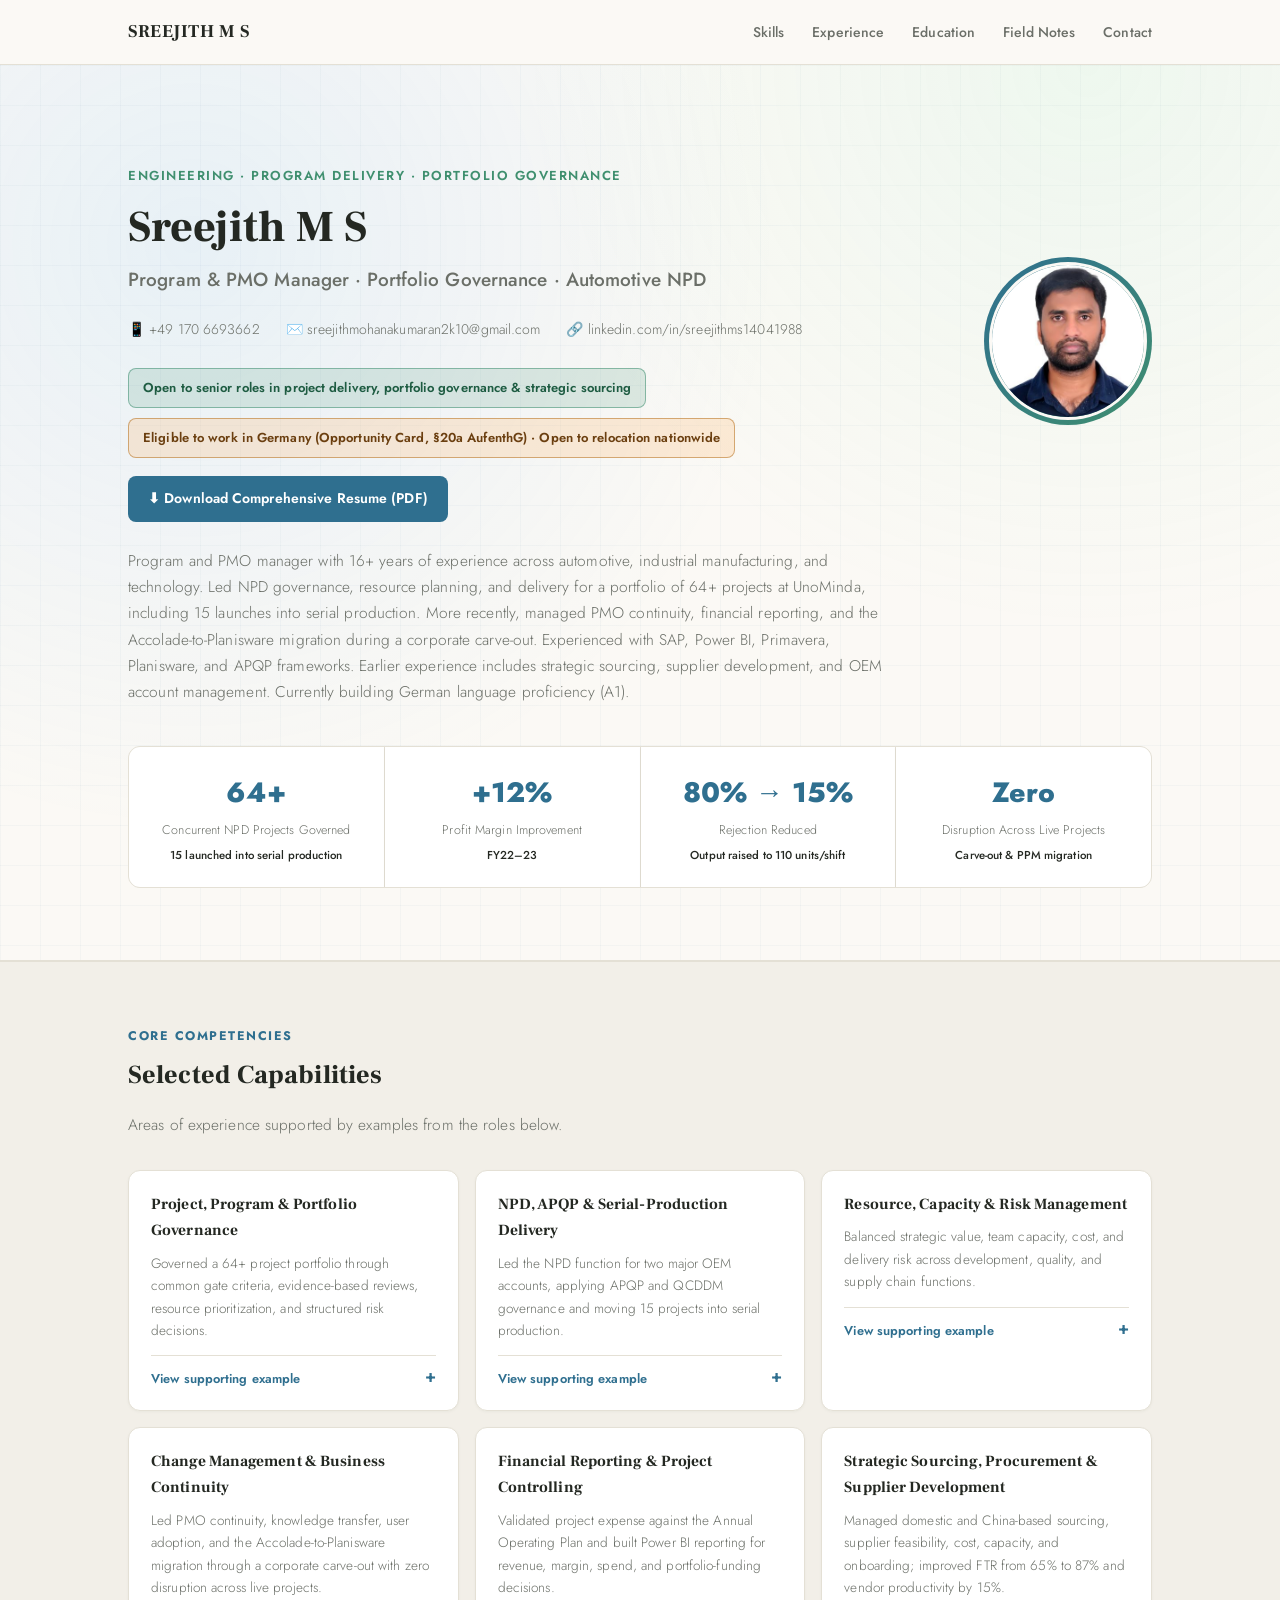
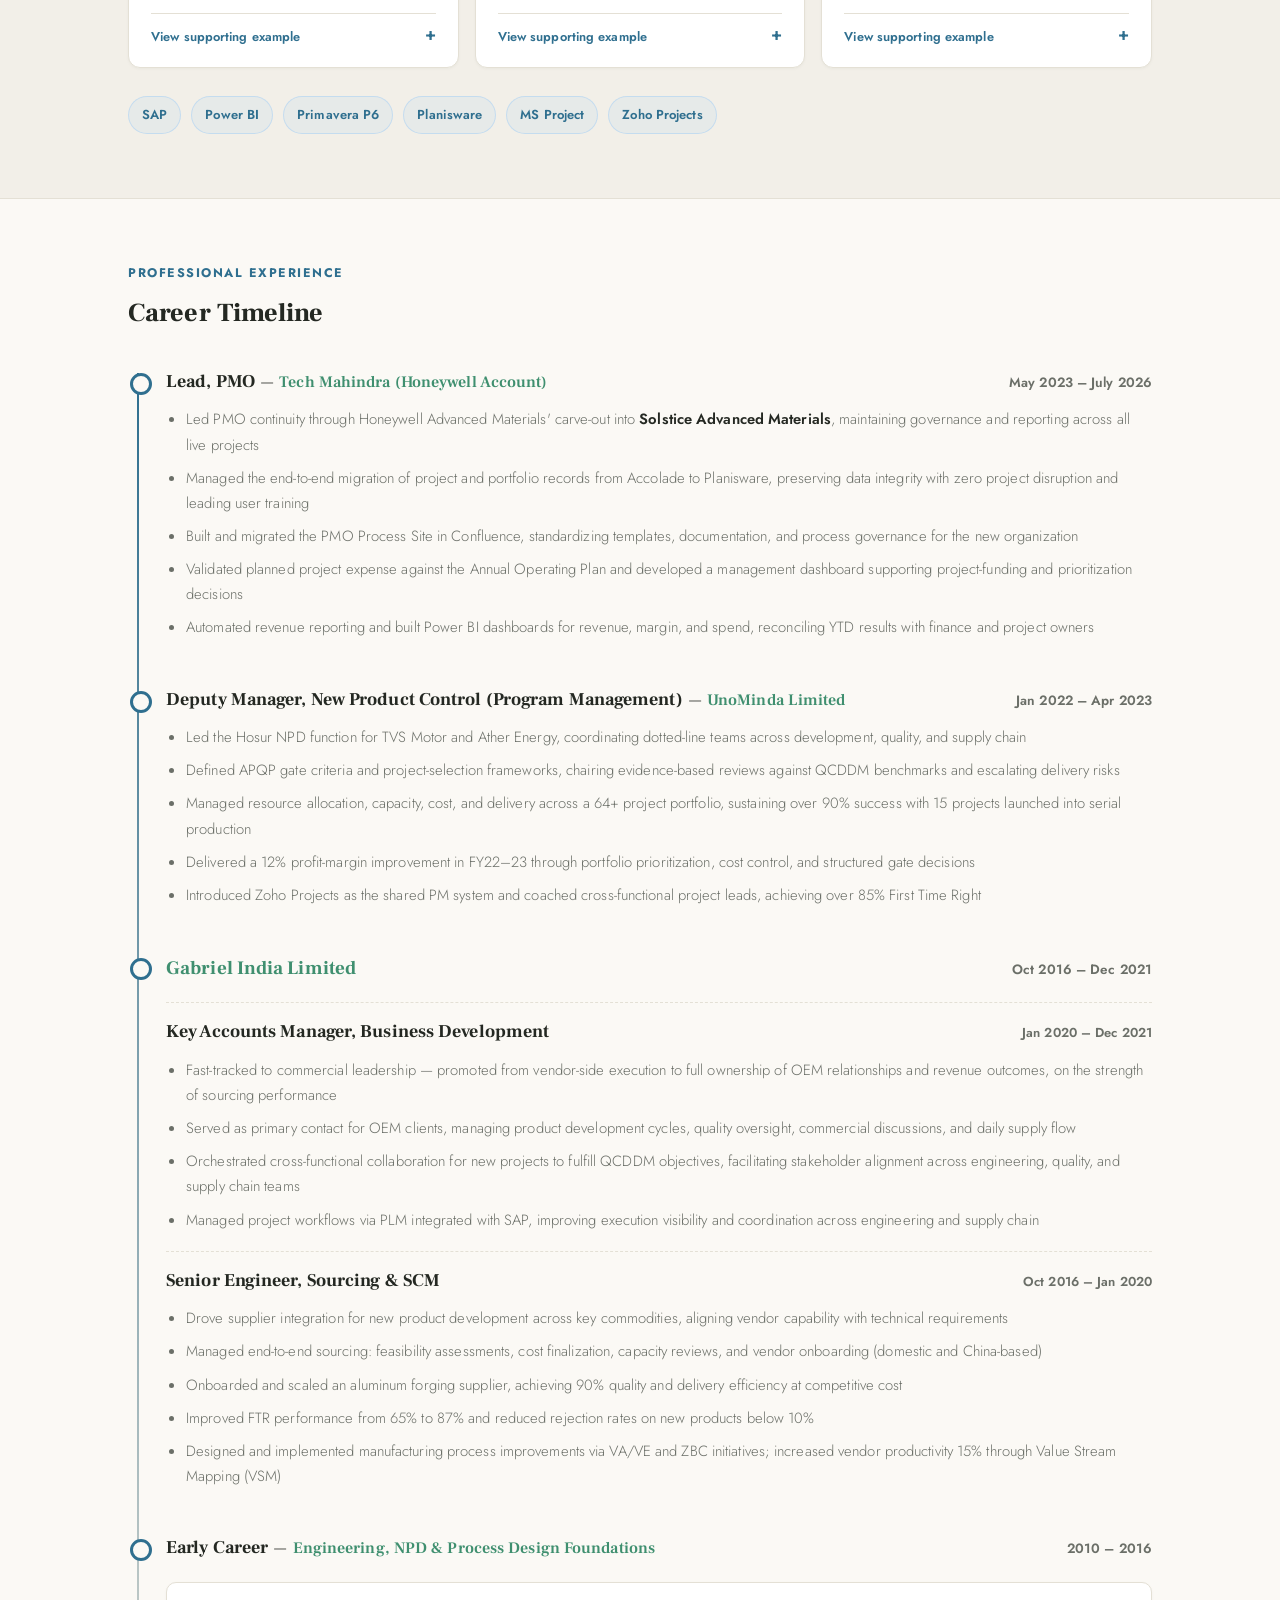
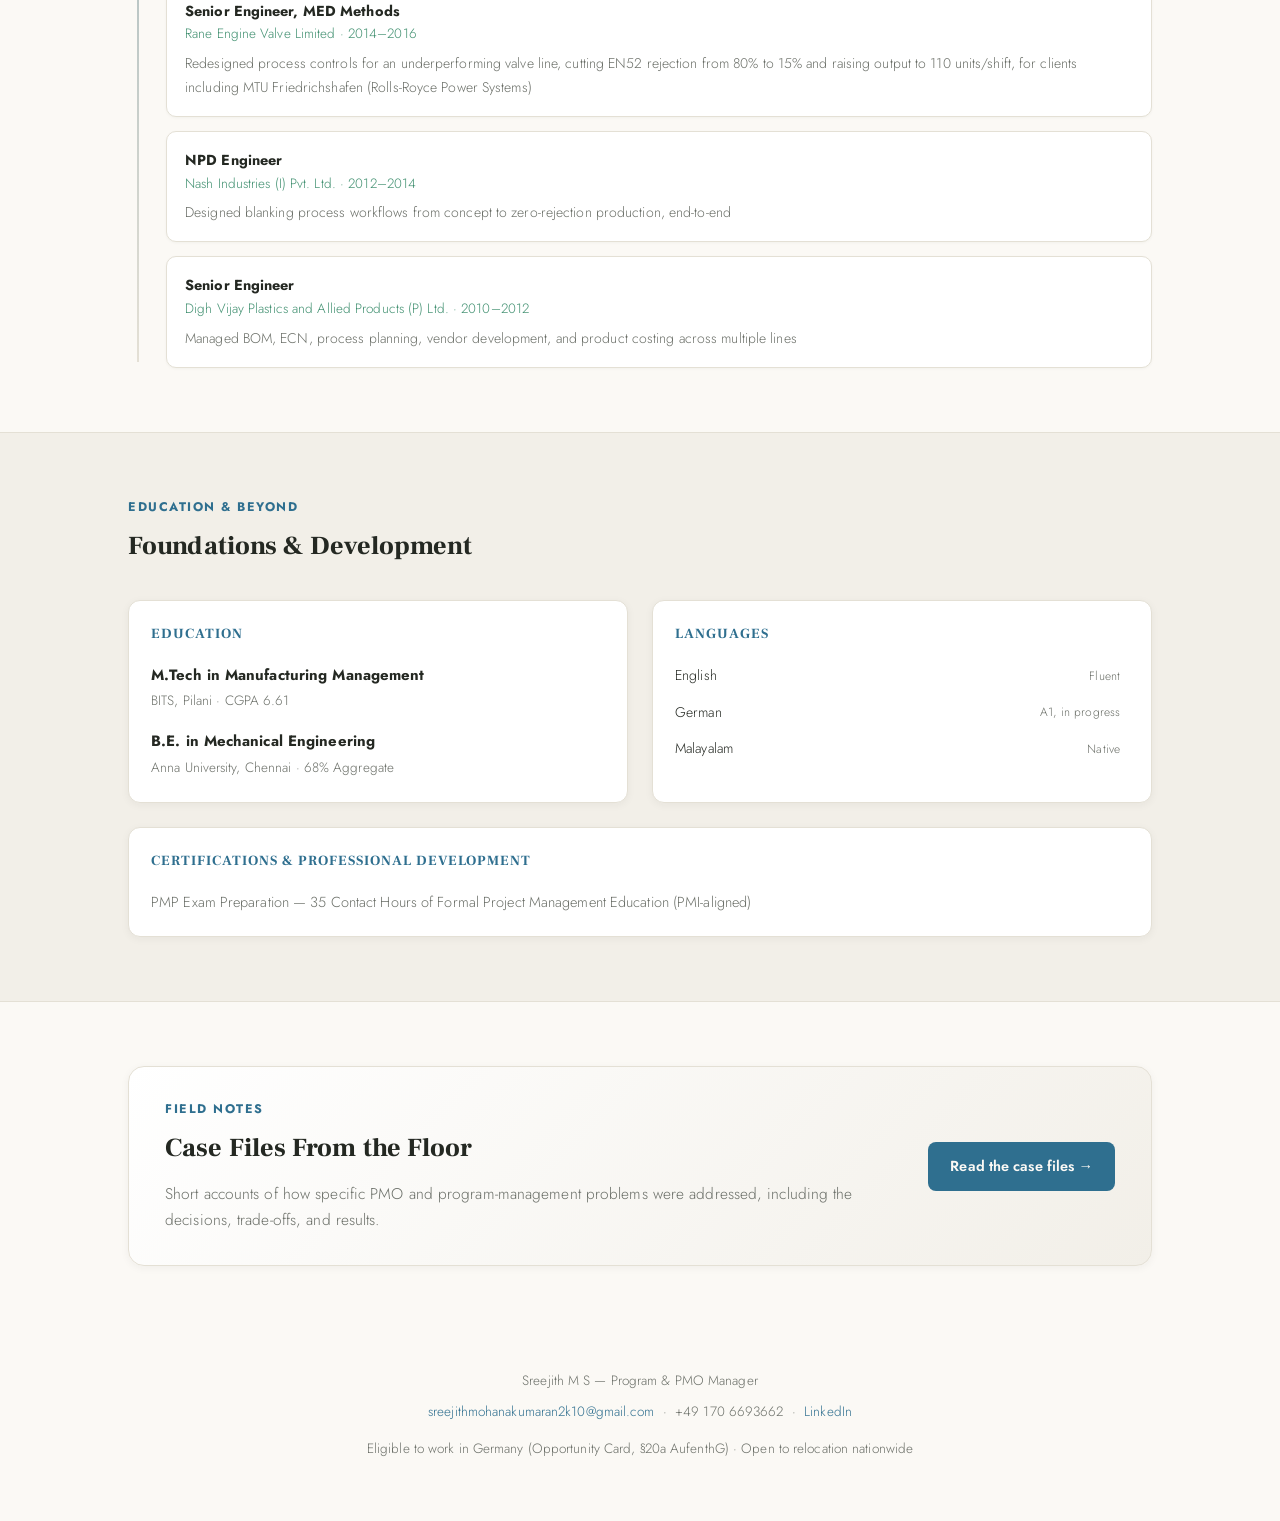
<file: index.html>
<!DOCTYPE html>
<html lang="en">
<head>
<script src="analytics.js"></script>
<meta charset="UTF-8">
<meta name="viewport" content="width=device-width, initial-scale=1.0">
<title>Sreejith M S — Program & PMO Manager</title>
<meta name="description" content="16+ years in project and program delivery, portfolio governance, automotive NPD, and strategic sourcing. Eligible to work in Germany.">
<meta property="og:type" content="profile">
<meta property="og:title" content="Sreejith M S — Program & PMO Manager">
<meta property="og:description" content="Project delivery, portfolio governance, automotive NPD, and strategic sourcing across automotive, industrial & tech sectors.">
<meta property="og:image" content="https://smsmech-maker.github.io/sreejith-portfolio/og_banner.jpg">
<meta property="og:image:width" content="1200">
<meta property="og:image:height" content="630">
<meta property="og:url" content="https://smsmech-maker.github.io/sreejith-portfolio/index.html">
<meta property="og:site_name" content="Sreejith M S — Portfolio">
<meta name="twitter:card" content="summary_large_image">
<meta name="twitter:title" content="Sreejith M S — Program & PMO Manager">
<meta name="twitter:description" content="Project delivery, portfolio governance, automotive NPD, and strategic sourcing across automotive, industrial & tech sectors.">
<meta name="twitter:image" content="https://smsmech-maker.github.io/sreejith-portfolio/og_banner.jpg">
<link rel="preconnect" href="https://fonts.googleapis.com">
<link rel="preconnect" href="https://fonts.gstatic.com" crossorigin>
<link href="https://fonts.googleapis.com/css2?family=Cormorant+Garamond:wght@500;600;700&family=Frank+Ruhl+Libre:wght@500;700;900&family=Jost:wght@300;400;500;600&display=swap" rel="stylesheet">
<style>
  :root{
    --bg:#fbf9f5;
    --bg-alt:#f2efe8;
    --card:#ffffff;
    --border:#e4e0d5;
    --text:#242822;
    --text-dim:#6b6f68;
    --accent:#2f6f8f;
    --accent-2:#3f8f6f;
    --accent-warm:#b5701f;
  }
  *{box-sizing:border-box; margin:0; padding:0;}
  html{scroll-behavior:smooth;}
  body{
    font-family:'Jost', -apple-system, BlinkMacSystemFont, Segoe UI, Roboto, Arial, sans-serif;
    font-weight:300;
    background:var(--bg);
    color:var(--text);
    line-height:1.7;
    letter-spacing:0.1px;
  }
  h1, h2, h3, .brand, .job-title, .job-company, .job-company-main, .job-sub, .skill-card h4{
    font-family:'Frank Ruhl Libre', 'Cormorant Garamond', Georgia, serif;
  }
  a{color:var(--accent); text-decoration:none;}
  .wrap{max-width:1080px; margin:0 auto; padding:0 28px;}

  /* NAV */
  nav{
    position:sticky; top:0; z-index:50;
    background:rgba(251,249,245,0.88);
    backdrop-filter:blur(10px);
    border-bottom:1px solid var(--border);
  }
  nav .wrap{display:flex; align-items:center; justify-content:space-between; height:64px;}
  .brand{font-weight:700; letter-spacing:0.5px; font-size:18px; color:var(--text);}
  .brand span{color:var(--text);}
  nav ul{list-style:none; display:flex; gap:28px;}
  nav ul li a{color:var(--text-dim); font-size:14px; font-weight:500;}
  nav ul li a:hover{color:var(--text);}
  .nav-toggle{
    display:none; align-items:center; gap:8px; border:1px solid var(--border); border-radius:8px;
    background:var(--card); color:var(--text); padding:8px 11px; font:600 13px 'Jost',sans-serif; cursor:pointer;
  }
  .nav-toggle .menu-icon{font-size:17px; line-height:1;}

  /* HERO */
  header.hero{
    padding:96px 0 72px;
    background:
      radial-gradient(circle at 15% 20%, rgba(95,176,255,0.12), transparent 45%),
      radial-gradient(circle at 85% 0%, rgba(126,232,181,0.10), transparent 40%),
      linear-gradient(rgba(47,111,143,0.035) 1px, transparent 1px),
      linear-gradient(90deg, rgba(47,111,143,0.035) 1px, transparent 1px);
    background-size:auto, auto, 40px 40px, 40px 40px;
    border-bottom:1px solid var(--border);
  }
  .eyebrow{
    display:inline-block; color:var(--accent-2); font-size:13px; font-weight:600;
    letter-spacing:1.5px; text-transform:uppercase; margin-bottom:16px;
  }
  h1{font-size:44px; font-weight:800; line-height:1.15; margin-bottom:10px;}
  .title-line{font-size:19px; color:var(--text-dim); margin-bottom:22px; font-weight:500;}
  .contact-row{display:flex; flex-wrap:wrap; gap:16px 26px; font-size:14px; color:var(--text-dim); margin-bottom:26px;}
  .contact-row a{color:var(--text-dim);}
  .contact-row a:hover{color:var(--accent);}
  .badge{
    display:inline-block; font-size:13px; font-weight:600; color:#6b3f10;
    background:rgba(255,177,95,0.22); border:1px solid rgba(181,112,31,0.55);
    padding:8px 14px; border-radius:8px;
  }
  .badge-open{
    color:#1e5c42;
    background:rgba(63,143,111,0.16); border:1px solid rgba(63,143,111,0.55);
  }
  .resume-download{
    display:inline-flex; align-items:center; gap:8px; margin-top:18px;
    background:var(--accent); color:#fff; font-weight:600; font-size:14px;
    padding:11px 20px; border-radius:8px; text-decoration:none;
  }
  .resume-download:hover{opacity:0.9;}

  .hero-top{display:flex; align-items:center; gap:44px; flex-wrap:wrap;}
  .hero-text{flex:1; min-width:280px;}
  .hero-photo{
    width:168px; height:168px; border-radius:50%; flex-shrink:0;
    padding:5px;
    background:linear-gradient(135deg, var(--accent), var(--accent-2));
  }
  .hero-photo img{
    width:100%; height:100%; border-radius:50%; object-fit:cover;
    object-position:50% 12%;
    display:block; border:3px solid var(--bg);
  }

  /* STAT STRIP */
  .stats{
    display:grid; grid-template-columns:repeat(4,1fr); gap:1px;
    background:var(--border); border:1px solid var(--border); border-radius:12px; overflow:hidden;
    margin-top:40px;
  }
  .stat{background:var(--card); padding:22px 18px; text-align:center; box-shadow:0 1px 3px rgba(36,40,34,0.04);}
  .stat .num{font-size:28px; font-weight:800; color:var(--accent);}
  .stat .label{font-size:12.5px; color:var(--text-dim); margin-top:4px;}
  .stat .sub{display:block; font-size:11.5px; color:var(--text); font-weight:500; margin-top:4px;}

  /* SECTIONS */
  section{padding:64px 0;}
  section.alt{background:var(--bg-alt); border-top:1px solid var(--border); border-bottom:1px solid var(--border);}
  .section-head{margin-bottom:32px;}
  .section-tag{color:var(--accent); font-size:12.5px; font-weight:700; letter-spacing:1.5px; text-transform:uppercase;}
  h2{font-size:26px; font-weight:800; margin-top:6px;}
  .lede{color:var(--text-dim); font-size:15.5px; max-width:760px; margin-top:14px;}

  /* COMPETENCIES */
  .skills-detail-grid{display:grid; grid-template-columns:repeat(auto-fit,minmax(300px,1fr)); gap:16px; margin-top:24px;}
  .skill-card{
    background:var(--card); border:1px solid var(--border); border-radius:12px; box-shadow:0 1px 3px rgba(36,40,34,0.04);
    padding:20px 22px;
  }
  .skill-card h4{font-size:15.5px; font-weight:700; color:var(--text); margin-bottom:8px;}
  .skill-card p{font-size:13.6px; color:var(--text-dim); line-height:1.65;}
  .evidence{margin-top:14px; padding-top:12px; border-top:1px solid var(--border);}
  .evidence summary{cursor:pointer; color:var(--accent); font-size:12.8px; font-weight:600; list-style:none;}
  .evidence summary::-webkit-details-marker{display:none;}
  .evidence summary::after{content:'+'; float:right; font-size:17px; line-height:1; transition:transform .2s ease;}
  .evidence[open] summary::after{transform:rotate(45deg);}
  .evidence-body{margin-top:10px; padding:12px 14px; background:var(--bg-alt); border-radius:8px;}
  .evidence-body p{font-size:13px; line-height:1.55; color:var(--text);}
  .evidence-body a{display:inline-block; margin-top:8px; font-size:12.5px; font-weight:600;}
  .tools-row{display:flex; flex-wrap:wrap; gap:10px; margin-top:28px;}
  .tool{
    background:rgba(95,176,255,0.08); border:1px solid rgba(95,176,255,0.25);
    color:var(--accent); font-size:13px; padding:7px 13px; border-radius:20px; font-weight:600;
  }

  /* EXPERIENCE TIMELINE */
  .timeline{position:relative; margin-top:20px;}
  .timeline::before{
    content:''; position:absolute; left:9px; top:6px; bottom:6px; width:2px;
    background:linear-gradient(var(--accent), var(--border));
  }
  .job{position:relative; padding-left:38px; margin-bottom:44px;}
  .job[id]{scroll-margin-top:92px; border-radius:12px; transition:background-color .25s ease, box-shadow .25s ease;}
  .job[id]:target{
    background:rgba(63,143,111,.09);
    box-shadow:0 0 0 2px rgba(63,143,111,.32), 0 8px 24px rgba(36,40,34,.08);
    animation:relevant-experience 1.4s ease-out 1;
  }
  @keyframes relevant-experience{
    0%{background:rgba(47,111,143,.20); box-shadow:0 0 0 4px rgba(47,111,143,.38), 0 10px 28px rgba(36,40,34,.12);}
    100%{background:rgba(63,143,111,.09); box-shadow:0 0 0 2px rgba(63,143,111,.32), 0 8px 24px rgba(36,40,34,.08);}
  }
  .job:last-child{margin-bottom:0;}
  .job::before{
    content:''; position:absolute; left:2px; top:6px; width:16px; height:16px;
    border-radius:50%; background:var(--bg); border:3px solid var(--accent);
  }
  .job-head{display:flex; flex-wrap:wrap; justify-content:space-between; align-items:baseline; gap:8px; margin-bottom:4px;}
  .job-title{font-size:18px; font-weight:700;}
  .job-company{color:var(--accent-2); font-weight:600;}
  .job-date{color:var(--text-dim); font-size:13.5px; font-weight:600; white-space:nowrap;}
  .job ul{margin-top:10px; padding-left:20px;}
  .job li{margin-bottom:8px; font-size:14.8px; color:var(--text-dim);}
  .job li b, .job li strong{color:var(--text); font-weight:600;}
  .job-sub{font-size:18px; font-weight:700; color:var(--text); font-style:normal; margin:14px 0 4px;}
  .job-company-main{font-size:19px; font-weight:700; color:var(--accent-2);}
  .job-role-head{display:flex; flex-wrap:wrap; justify-content:space-between; align-items:baseline; gap:8px; margin:18px 0 4px; padding-top:14px; border-top:1px dashed var(--border);}
  .job-role-head:first-of-type{border-top:none; padding-top:0; margin-top:8px;}
  .job-role-date{color:var(--text-dim); font-size:13px; font-weight:600; white-space:nowrap;}

  /* EARLY CAREER */
  .early-list{display:grid; gap:14px; margin-top:18px;}
  .early-item{background:var(--card); border:1px solid var(--border); border-radius:10px; padding:16px 18px; box-shadow:0 1px 3px rgba(36,40,34,0.04);}
  .early-item .role{font-weight:700; font-size:14.5px;}
  .early-item .co{color:var(--accent-2); font-size:13.5px;}
  .early-item p{font-size:14px; color:var(--text-dim); margin-top:6px;}

  /* EDUCATION / LANGUAGES / CERTS */
  .grid-2{display:grid; grid-template-columns:1fr 1fr; gap:24px; margin-top:24px;}
  .card{background:var(--card); border:1px solid var(--border); border-radius:12px; padding:22px; box-shadow:0 2px 8px rgba(36,40,34,0.05);}
  .card h3{font-size:14px; text-transform:uppercase; letter-spacing:1px; color:var(--accent); margin-bottom:16px;}
  .edu-item{margin-bottom:16px;}
  .edu-item:last-child{margin-bottom:0;}
  .edu-item .deg{font-weight:700; font-size:15px;}
  .edu-item .school{color:var(--text-dim); font-size:13.5px; margin-top:2px;}
  .lang-row{display:flex; justify-content:space-between; align-items:center; margin-bottom:10px; font-size:14px;}
  .lang-row:last-child{margin-bottom:0;}
  .lang-level{font-size:12px; color:var(--text-dim); background:rgba(255,255,255,0.05); padding:3px 9px; border-radius:12px;}
  .cert-item{font-size:14.5px; color:var(--text-dim);}

  /* FIELD NOTES TEASER */
  .field-notes-card{
    display:flex; align-items:center; justify-content:space-between; gap:24px; flex-wrap:wrap;
    background:linear-gradient(135deg, var(--card), var(--bg-alt));
    border:1px solid var(--border); border-radius:16px;
    padding:32px 36px; box-shadow:0 2px 8px rgba(36,40,34,0.05);
  }
  .field-notes-text{flex:1; min-width:260px;}
  .field-notes-link{
    flex-shrink:0; font-weight:600; font-size:14.5px; color:var(--bg);
    background:var(--accent); padding:12px 22px; border-radius:8px;
    white-space:nowrap;
  }
  .field-notes-link:hover{opacity:0.9;}

  footer{padding:40px 0 60px; text-align:center; color:var(--text-dim); font-size:13.5px;}
  footer a{color:var(--accent);}

  @media (max-width:720px){
    nav .wrap{height:60px; position:relative;}
    .nav-toggle{display:inline-flex;}
    nav ul{
      display:none; position:absolute; top:58px; left:20px; right:20px; z-index:60;
      flex-direction:column; gap:0; padding:8px; background:var(--card);
      border:1px solid var(--border); border-radius:12px; box-shadow:0 14px 34px rgba(36,40,34,.14);
    }
    nav ul.is-open{display:flex;}
    nav ul li a{display:block; padding:11px 12px; border-radius:7px; font-size:15px;}
    nav ul li a:hover{background:var(--bg-alt); color:var(--accent);}
    h1{font-size:32px;}
    .stats{grid-template-columns:repeat(2,1fr);}
    .grid-2{grid-template-columns:1fr;}
    .job-head{flex-direction:column; gap:2px;}
  }
</style>
</head>
<body>

<nav>
  <div class="wrap">
    <a class="brand" href="#profile" aria-label="Back to top">SREEJITH <span>M S</span></a>
    <button class="nav-toggle" type="button" aria-expanded="false" aria-controls="primary-menu">
      <span class="menu-icon" aria-hidden="true">☰</span><span>Menu</span>
    </button>
    <ul id="primary-menu">
      <li><a href="#skills">Skills</a></li>
      <li><a href="#experience">Experience</a></li>
      <li><a href="#education">Education</a></li>
      <li><a href="field-notes.html">Field Notes</a></li>
      <li><a href="#contact">Contact</a></li>
    </ul>
  </div>
</nav>

<header class="hero" id="profile">
  <div class="wrap">
    <div class="hero-top">
      <div class="hero-text">
        <div class="eyebrow">Engineering · Program Delivery · Portfolio Governance</div>
        <h1>Sreejith M S</h1>
        <div class="title-line">Program &amp; PMO Manager · Portfolio Governance · Automotive NPD</div>

        <div class="contact-row">
          <span>📱 +49 170 6693662</span>
          <a href="mailto:sreejithmohanakumaran2k10@gmail.com" onclick="return openMail('sreejithmohanakumaran2k10@gmail.com');">✉️ sreejithmohanakumaran2k10@gmail.com</a>
          <a href="https://linkedin.com/in/sreejithms14041988" target="_blank" rel="noopener">🔗 linkedin.com/in/sreejithms14041988</a>
        </div>

        <div style="display:flex; flex-wrap:wrap; gap:10px;">
          <span class="badge badge-open">Open to senior roles in project delivery, portfolio governance &amp; strategic sourcing</span>
          <span class="badge">Eligible to work in Germany (Opportunity Card, §20a AufenthG) · Open to relocation nationwide</span>
        </div>

        <a class="resume-download" href="Sreejith_MS_Comprehensive_Resume.pdf" download>⬇ Download Comprehensive Resume (PDF)</a>
      </div>

      <div class="hero-photo">
        <img src="[data-uri]" alt="Sreejith M S">
      </div>
    </div>

    <p class="lede" style="margin-top:26px;">
      Program and PMO manager with 16+ years of experience across automotive, industrial manufacturing,
      and technology. Led NPD governance, resource planning, and delivery for a portfolio of 64+ projects at
      UnoMinda, including 15 launches into serial production. More recently, managed PMO continuity, financial
      reporting, and the Accolade-to-Planisware migration during a corporate carve-out. Experienced with SAP,
      Power BI, Primavera, Planisware, and APQP frameworks. Earlier experience includes strategic sourcing,
      supplier development, and OEM account management. Currently building German language proficiency (A1).
    </p>

    <div class="stats">
      <div class="stat"><div class="num">64+</div><div class="label">Concurrent NPD Projects Governed<span class="sub">15 launched into serial production</span></div></div>
      <div class="stat"><div class="num">+12%</div><div class="label">Profit Margin Improvement<span class="sub">FY22–23</span></div></div>
      <div class="stat"><div class="num">80% → 15%</div><div class="label">Rejection Reduced<span class="sub">Output raised to 110 units/shift</span></div></div>
      <div class="stat"><div class="num">Zero</div><div class="label">Disruption Across Live Projects<span class="sub">Carve-out &amp; PPM migration</span></div></div>
    </div>
  </div>
</header>

<section class="alt" id="skills">
  <div class="wrap">
    <div class="section-head">
      <div class="section-tag">Core Competencies</div>
      <h2>Selected Capabilities</h2>
      <p class="lede">Areas of experience supported by examples from the roles below.</p>
    </div>
    <div class="skills-detail-grid">
      <div class="skill-card">
        <h4>Project, Program &amp; Portfolio Governance</h4>
        <p>Governed a 64+ project portfolio through common gate criteria, evidence-based reviews, resource prioritization, and structured risk decisions.</p>
        <details class="evidence">
          <summary>View supporting example</summary>
          <div class="evidence-body"><p>Introduced common APQP and QCDDM gate criteria across engineering, quality, and supply chain, replacing separate interpretations of project readiness.</p><a href="case-file-01.html">Read Field Report 01 →</a></div>
        </details>
      </div>
      <div class="skill-card">
        <h4>NPD, APQP &amp; Serial-Production Delivery</h4>
        <p>Led the NPD function for two major OEM accounts, applying APQP and QCDDM governance and moving 15 projects into serial production.</p>
        <details class="evidence">
          <summary>View supporting example</summary>
          <div class="evidence-body"><p>Coordinated dotted-line teams across development, quality, and supply chain while sustaining more than 90% portfolio success.</p><a href="case-file-01.html">Read Field Report 01 →</a></div>
        </details>
      </div>
      <div class="skill-card">
        <h4>Resource, Capacity &amp; Risk Management</h4>
        <p>Balanced strategic value, team capacity, cost, and delivery risk across development, quality, and supply chain functions.</p>
        <details class="evidence">
          <summary>View supporting example</summary>
          <div class="evidence-body"><p>Prioritized a 64+ project portfolio against capacity, cost, strategic value, and gate readiness while supporting 15 serial-production launches.</p><a href="#job-unominda">See UnoMinda experience →</a></div>
        </details>
      </div>
      <div class="skill-card">
        <h4>Change Management &amp; Business Continuity</h4>
        <p>Led PMO continuity, knowledge transfer, user adoption, and the Accolade-to-Planisware migration through a corporate carve-out with zero disruption across live projects.</p>
        <details class="evidence">
          <summary>View supporting example</summary>
          <div class="evidence-body"><p>Migrated portfolio records, PMO documentation, reporting processes, and user workflows while project delivery continued.</p><a href="case-file-03.html">Read Field Report 03 →</a></div>
        </details>
      </div>
      <div class="skill-card">
        <h4>Financial Reporting &amp; Project Controlling</h4>
        <p>Validated project expense against the Annual Operating Plan and built Power BI reporting for revenue, margin, spend, and portfolio-funding decisions.</p>
        <details class="evidence">
          <summary>View supporting example</summary>
          <div class="evidence-body"><p>Reconciled project forecasts and actuals with finance and project owners, maintaining reliable management reporting during organizational change.</p><a href="case-file-03.html">Read Field Report 03 →</a></div>
        </details>
      </div>
      <div class="skill-card">
        <h4>Strategic Sourcing, Procurement &amp; Supplier Development</h4>
        <p>Managed domestic and China-based sourcing, supplier feasibility, cost, capacity, and onboarding; improved FTR from 65% to 87% and vendor productivity by 15%.</p>
        <details class="evidence">
          <summary>View supporting example</summary>
          <div class="evidence-body"><p>Onboarded and scaled an aluminum-forging supplier to 90% quality and delivery efficiency through structured feasibility and development work.</p><a href="#job-gabriel">See Gabriel India experience →</a></div>
        </details>
      </div>
    </div>
    <div class="tools-row">
      <span class="tool">SAP</span>
      <span class="tool">Power BI</span>
      <span class="tool">Primavera P6</span>
      <span class="tool">Planisware</span>
      <span class="tool">MS Project</span>
      <span class="tool">Zoho Projects</span>
    </div>
  </div>
</section>

<section id="experience">
  <div class="wrap">
    <div class="section-head">
      <div class="section-tag">Professional Experience</div>
      <h2>Career Timeline</h2>
    </div>

    <div class="timeline">

      <div class="job">
        <div class="job-head">
          <div><span class="job-title">Lead, PMO</span> — <span class="job-company">Tech Mahindra (Honeywell Account)</span></div>
          <div class="job-date">May 2023 – July 2026</div>
        </div>
        <ul>
          <li>Led PMO continuity through Honeywell Advanced Materials' carve-out into <b>Solstice Advanced Materials</b>, maintaining governance and reporting across all live projects</li>
          <li>Managed the end-to-end migration of project and portfolio records from Accolade to Planisware, preserving data integrity with zero project disruption and leading user training</li>
          <li>Built and migrated the PMO Process Site in Confluence, standardizing templates, documentation, and process governance for the new organization</li>
          <li>Validated planned project expense against the Annual Operating Plan and developed a management dashboard supporting project-funding and prioritization decisions</li>
          <li>Automated revenue reporting and built Power BI dashboards for revenue, margin, and spend, reconciling YTD results with finance and project owners</li>
        </ul>
      </div>

      <div class="job" id="job-unominda">
        <div class="job-head">
          <div><span class="job-title">Deputy Manager, New Product Control (Program Management)</span> — <span class="job-company">UnoMinda Limited</span></div>
          <div class="job-date">Jan 2022 – Apr 2023</div>
        </div>
        <ul>
          <li>Led the Hosur NPD function for TVS Motor and Ather Energy, coordinating dotted-line teams across development, quality, and supply chain</li>
          <li>Defined APQP gate criteria and project-selection frameworks, chairing evidence-based reviews against QCDDM benchmarks and escalating delivery risks</li>
          <li>Managed resource allocation, capacity, cost, and delivery across a 64+ project portfolio, sustaining over 90% success with 15 projects launched into serial production</li>
          <li>Delivered a 12% profit-margin improvement in FY22–23 through portfolio prioritization, cost control, and structured gate decisions</li>
          <li>Introduced Zoho Projects as the shared PM system and coached cross-functional project leads, achieving over 85% First Time Right</li>
        </ul>
      </div>

      <div class="job" id="job-gabriel">
        <div class="job-head">
          <div class="job-company-main">Gabriel India Limited</div>
          <div class="job-date">Oct 2016 – Dec 2021</div>
        </div>

        <div class="job-role-head">
          <span class="job-title">Key Accounts Manager, Business Development</span>
          <span class="job-role-date">Jan 2020 – Dec 2021</span>
        </div>
        <ul>
          <li>Fast-tracked to commercial leadership — promoted from vendor-side execution to full ownership of OEM relationships and revenue outcomes, on the strength of sourcing performance</li>
          <li>Served as primary contact for OEM clients, managing product development cycles, quality oversight, commercial discussions, and daily supply flow</li>
          <li>Orchestrated cross-functional collaboration for new projects to fulfill QCDDM objectives, facilitating stakeholder alignment across engineering, quality, and supply chain teams</li>
          <li>Managed project workflows via PLM integrated with SAP, improving execution visibility and coordination across engineering and supply chain</li>
        </ul>

        <div class="job-role-head">
          <span class="job-title">Senior Engineer, Sourcing &amp; SCM</span>
          <span class="job-role-date">Oct 2016 – Jan 2020</span>
        </div>
        <ul>
          <li>Drove supplier integration for new product development across key commodities, aligning vendor capability with technical requirements</li>
          <li>Managed end-to-end sourcing: feasibility assessments, cost finalization, capacity reviews, and vendor onboarding (domestic and China-based)</li>
          <li>Onboarded and scaled an aluminum forging supplier, achieving 90% quality and delivery efficiency at competitive cost</li>
          <li>Improved FTR performance from 65% to 87% and reduced rejection rates on new products below 10%</li>
          <li>Designed and implemented manufacturing process improvements via VA/VE and ZBC initiatives; increased vendor productivity 15% through Value Stream Mapping (VSM)</li>
        </ul>
      </div>

      <div class="job">
        <div class="job-head">
          <div><span class="job-title">Early Career</span> — <span class="job-company">Engineering, NPD &amp; Process Design Foundations</span></div>
          <div class="job-date">2010 – 2016</div>
        </div>
        <div class="early-list">
          <div class="early-item">
            <div class="role">Senior Engineer, MED Methods</div>
            <div class="co">Rane Engine Valve Limited · 2014–2016</div>
            <p>Redesigned process controls for an underperforming valve line, cutting EN52 rejection from 80% to 15% and raising output to 110 units/shift, for clients including MTU Friedrichshafen (Rolls-Royce Power Systems)</p>
          </div>
          <div class="early-item">
            <div class="role">NPD Engineer</div>
            <div class="co">Nash Industries (I) Pvt. Ltd. · 2012–2014</div>
            <p>Designed blanking process workflows from concept to zero-rejection production, end-to-end</p>
          </div>
          <div class="early-item">
            <div class="role">Senior Engineer</div>
            <div class="co">Digh Vijay Plastics and Allied Products (P) Ltd. · 2010–2012</div>
            <p>Managed BOM, ECN, process planning, vendor development, and product costing across multiple lines</p>
          </div>
        </div>
      </div>

    </div>
  </div>
</section>

<section class="alt" id="education">
  <div class="wrap">
    <div class="section-head">
      <div class="section-tag">Education &amp; Beyond</div>
      <h2>Foundations &amp; Development</h2>
    </div>

    <div class="grid-2">
      <div class="card">
        <h3>Education</h3>
        <div class="edu-item">
          <div class="deg">M.Tech in Manufacturing Management</div>
          <div class="school">BITS, Pilani · CGPA 6.61</div>
        </div>
        <div class="edu-item">
          <div class="deg">B.E. in Mechanical Engineering</div>
          <div class="school">Anna University, Chennai · 68% Aggregate</div>
        </div>
      </div>

      <div class="card">
        <h3>Languages</h3>
        <div class="lang-row"><span>English</span><span class="lang-level">Fluent</span></div>
        <div class="lang-row"><span>German</span><span class="lang-level">A1, in progress</span></div>
        <div class="lang-row"><span>Malayalam</span><span class="lang-level">Native</span></div>
      </div>
    </div>

    <div class="card" style="margin-top:24px;">
      <h3>Certifications &amp; Professional Development</h3>
      <div class="cert-item">PMP Exam Preparation — 35 Contact Hours of Formal Project Management Education (PMI-aligned)</div>
    </div>
  </div>
</section>

<section id="field-notes">
  <div class="wrap">
    <div class="field-notes-card">
      <div class="field-notes-text">
        <div class="section-tag">Field Notes</div>
        <h2>Case Files From the Floor</h2>
        <p class="lede" style="margin-top:10px;">Short accounts of how specific PMO and program-management problems were addressed, including the decisions, trade-offs, and results.</p>
      </div>
      <a class="field-notes-link" href="field-notes.html">Read the case files →</a>
    </div>
  </div>
</section>

<footer id="contact">
  <div class="wrap">
    <p>Sreejith M S — Program &amp; PMO Manager</p>
    <p style="margin-top:8px;">
      <a href="mailto:sreejithmohanakumaran2k10@gmail.com" onclick="return openMail('sreejithmohanakumaran2k10@gmail.com');">sreejithmohanakumaran2k10@gmail.com</a>
      &nbsp;·&nbsp; +49 170 6693662
      &nbsp;·&nbsp; <a href="https://linkedin.com/in/sreejithms14041988" target="_blank" rel="noopener">LinkedIn</a>
    </p>
    <p style="margin-top:14px; color:var(--text-dim);">Eligible to work in Germany (Opportunity Card, §20a AufenthG) · Open to relocation nationwide</p>
  </div>
</footer>

<script>
function openMail(email, subject){
  var handled = false;
  function markHandled(){ handled = true; }
  window.addEventListener('blur', markHandled, {once:true});
  document.addEventListener('visibilitychange', function(){ if(document.hidden){ handled = true; } }, {once:true});
  var mailto = 'mailto:' + email + (subject ? ('?subject=' + encodeURIComponent(subject)) : '');
  window.location.href = mailto;
  setTimeout(function(){
    if(!handled){
      window.open('https://mail.google.com/mail/?view=cm&fs=1&to=' + email, '_blank');
    }
  }, 600);
  return false;
}
</script>

<script>
(function(){
  var toggle = document.querySelector('.nav-toggle');
  var menu = document.getElementById('primary-menu');
  if(!toggle || !menu) return;

  function closeMenu(){
    menu.classList.remove('is-open');
    toggle.setAttribute('aria-expanded', 'false');
  }

  toggle.addEventListener('click', function(){
    var opening = !menu.classList.contains('is-open');
    menu.classList.toggle('is-open', opening);
    toggle.setAttribute('aria-expanded', String(opening));
  });
  menu.addEventListener('click', function(event){
    if(event.target.closest('a')) closeMenu();
  });
  document.addEventListener('click', function(event){
    if(!event.target.closest('nav')) closeMenu();
  });
  document.addEventListener('keydown', function(event){
    if(event.key === 'Escape') closeMenu();
  });
})();
</script>

<script>
(function(){
  var API = 'https://countapi.mileshilliard.com/api/v1/hit/';
  fetch(API + 'sreejithms_portfolio_views').catch(function(){});
  var dl = document.querySelector('a.resume-download');
  if(dl){
    dl.addEventListener('click', function(){
      fetch(API + 'sreejithms_portfolio_downloads').catch(function(){});
    });
  }
})();
</script>

</body>
</html>
</file>
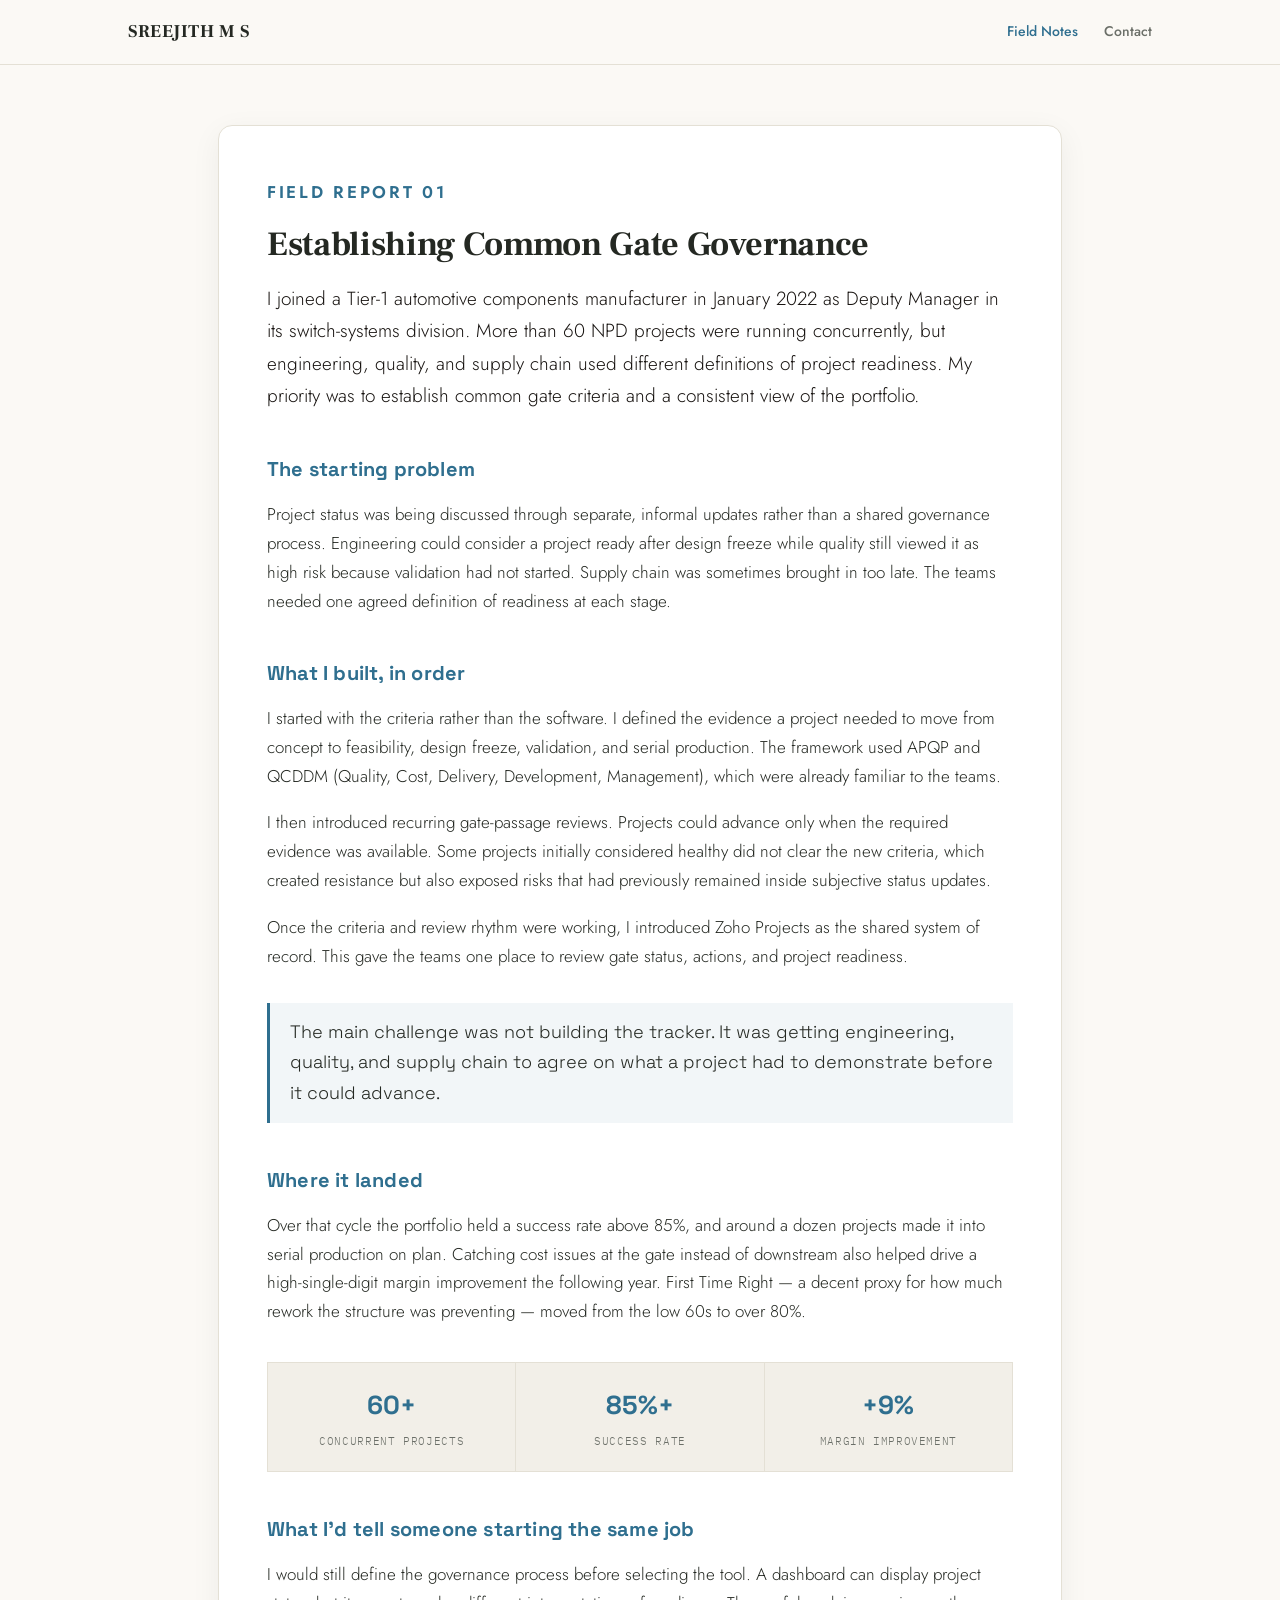
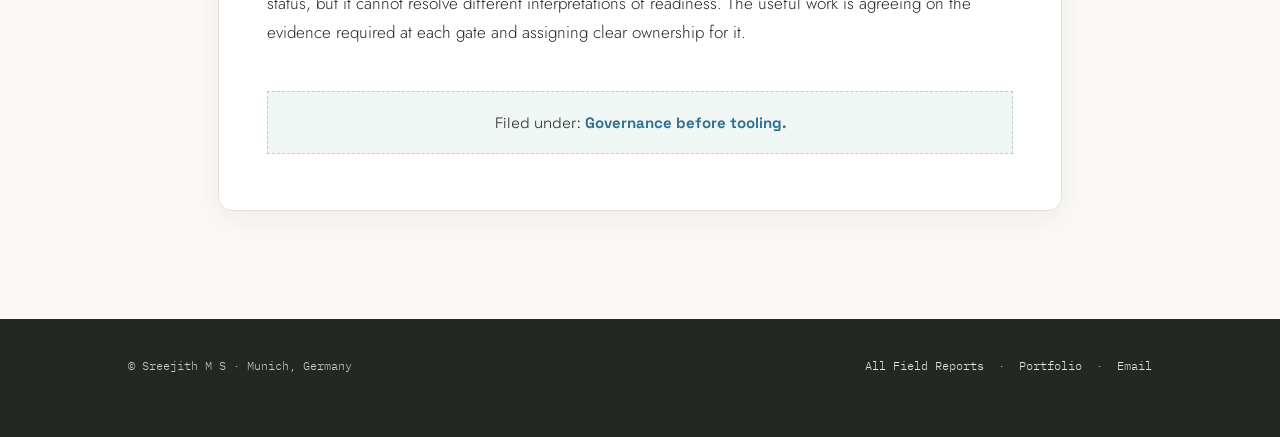
<file: case-file-01.html>
<!DOCTYPE html>
<html lang="en">
<head>
<script src="analytics.js"></script>
<meta charset="UTF-8">
<meta name="viewport" content="width=device-width, initial-scale=1.0">
<title>Field Report 01: Establishing Common Gate Governance — Sreejith M S</title>
<link rel="preconnect" href="https://fonts.googleapis.com">
<link rel="preconnect" href="https://fonts.gstatic.com" crossorigin>
<link href="https://fonts.googleapis.com/css2?family=Space+Grotesk:wght@500;700&family=Source+Serif+4:opsz,wght@8..60,400;8..60,600&family=IBM+Plex+Mono:wght@400;500;600&display=swap" rel="stylesheet">
<style>
  :root{
    --page: #f2ecdc;
    --card: #faf7ee;
    --card-deep: #efe8d4;
    --ink: #241f18;
    --ink-dim: #6b6152;
    --ink-faint: #948a72;
    --hairline: #ddd0a9;
    --accent: #9a5423;
    --stamp: #b8472b;
    --gold: #b9832a;
    --rule: #e2d6b4;
  }
  *{box-sizing:border-box;}
  html{scroll-behavior:smooth;}
  body{
    margin:0;
    background:var(--page);
    color:var(--ink);
    font-family: 'Source Serif 4', Georgia, 'Times New Roman', serif;
    line-height:1.65;
    -webkit-font-smoothing:antialiased;
  }
  a{color:var(--accent);}
  .mono{
    font-family:'IBM Plex Mono','JetBrains Mono',ui-monospace,Menlo,Consolas,monospace;
    letter-spacing:.03em;
  }
  .wrap{max-width:760px;margin:0 auto;padding:0 24px;}

  header.top{
    border-bottom:1px solid var(--rule);
    padding:20px 0;
    background:rgba(242,236,220,.88);
    backdrop-filter:blur(6px);
    position:sticky;top:0;z-index:10;
  }
  header.top .wrap{display:flex;align-items:center;justify-content:space-between;}
  .back-link{
    font-family:'Space Grotesk','IBM Plex Mono',sans-serif;
    font-size:13px;
    text-transform:uppercase;
    letter-spacing:.08em;
    color:var(--ink-dim);
    text-decoration:none;
    display:flex;align-items:center;gap:8px;
  }
  .back-link:hover{color:var(--accent);}
  .site-id{font-family:'Space Grotesk',sans-serif;font-size:13px;color:var(--ink-faint);letter-spacing:.06em;}

  .hero{padding:88px 0 110px;border-bottom:1px solid var(--rule);position:relative;overflow:hidden;}
  .quote-bg{
    position:absolute;
    inset:0;
    display:flex;
    flex-direction:column;
    align-items:flex-end;
    justify-content:flex-end;
    pointer-events:none;
    user-select:none;
    z-index:0;
    padding:0 4% 26px 0;
  }
  .quote-bg p{
    font-family:'Source Serif 4',Georgia,serif;
    font-style:italic;
    font-weight:600;
    font-size:clamp(20px,2.6vw,28px);
    line-height:1.3;
    color:var(--ink);
    opacity:.32;
    text-align:right;
    max-width:24ch;
    margin:0 0 10px;
  }
  .quote-attr{
    font-family:'IBM Plex Mono',monospace;
    font-size:10px;
    letter-spacing:.1em;
    color:var(--ink-faint);
    z-index:1;
    text-transform:uppercase;
  }
  .hero .wrap{position:relative;z-index:1;}
  .eyebrow{
    font-family:'IBM Plex Mono',monospace;
    color:var(--accent);
    font-size:12px;
    letter-spacing:.18em;
    text-transform:uppercase;
    margin:0 0 18px;
  }
  .eyebrow::before{content:"◆ ";}
  h1.hero-title{
    font-family:'Space Grotesk',sans-serif;
    font-weight:700;
    font-size:clamp(32px,5vw,46px);
    line-height:1.12;
    margin:0 0 20px;
    color:var(--ink);
    letter-spacing:-0.01em;
  }
  .hero-sub{
    font-size:18px;
    color:var(--ink-dim);
    max-width:56ch;
    margin:0;
  }

  .index{padding:44px 0 16px;}
  .index-label{
    font-family:'IBM Plex Mono',monospace;
    font-size:12px;
    color:var(--ink-faint);
    letter-spacing:.12em;
    text-transform:uppercase;
    margin:0 0 20px;
    border-bottom:1px solid var(--rule);
    padding-bottom:12px;
  }

  /* Title-block style case file header, echoing an engineering drawing stamp */
  .case-file{
    border:1px solid var(--rule);
    background:var(--card);
    margin-bottom:24px;
    box-shadow:0 10px 24px -18px rgba(36,31,24,.35);
  }
  .case-file.open{border-color:var(--accent);border-width:1.5px;}

  .tb{
    display:grid;
    grid-template-columns:1fr 1fr 1fr 1fr;
    border-bottom:1px solid var(--rule);
    font-family:'IBM Plex Mono',monospace;
    font-size:11px;
    background:var(--card-deep);
  }
  .tb div{padding:10px 14px;border-right:1px solid var(--rule);}
  .tb div:last-child{border-right:none;}
  .tb .k{color:var(--ink-faint);text-transform:uppercase;letter-spacing:.08em;display:block;margin-bottom:3px;}
  .tb .v{color:var(--ink);}
  .tb .v.hi{color:var(--accent);font-weight:600;}

  .cf-body{padding:24px 26px 28px;}
  .cf-title{
    font-family:'Space Grotesk',sans-serif;
    font-size:23px;
    font-weight:700;
    color:var(--ink);
    margin:0 0 6px;
    line-height:1.25;
  }
  .cf-title a{color:inherit;text-decoration:none;}
  .cf-title a:hover{color:var(--accent);}
  .cf-teaser{color:var(--ink-dim);margin:0 0 0;font-size:15.5px;}

  .locked{opacity:1;}
  .locked .case-file, .case-file.locked{background:var(--page);}
  .locked .cf-title{color:#8c8064;}
  .locked .cf-teaser{color:var(--ink-faint);}
  .locked .tb{background:var(--page);}
  .locked .tb .v{color:var(--ink-faint);}
  .status-tag{
    font-family:'IBM Plex Mono',monospace;
    font-size:10.5px;
    letter-spacing:.1em;
    text-transform:uppercase;
    padding:3px 9px;
    border:1px solid var(--rule);
    color:var(--ink-faint);
    border-radius:2px;
  }
  .status-tag.live{color:var(--accent);background:transparent;border:1.5px solid var(--accent);font-weight:600;}

  article.full{
    padding:0 0 56px;
    position:relative;
  }
  .paper{
    background:
      repeating-linear-gradient(0deg, rgba(0,0,0,.015) 0px, transparent 1px, transparent 27px, rgba(0,0,0,.015) 28px),
      var(--card);
    color:var(--ink);
    padding:52px 48px 56px;
    margin-top:12px;
    position:relative;
    box-shadow:0 30px 60px -30px rgba(36,31,24,.4);
    border:1px solid var(--rule);
  }
  .paper::before{
    content:"";
    position:absolute;
    top:0;left:0;right:0;height:5px;
    background:linear-gradient(90deg,var(--gold),var(--stamp));
    opacity:.7;
  }
  .paper blockquote{
    border-left-color:var(--accent);
    color:#171310;
    background:rgba(154,84,35,.07);
    padding:14px 20px;
  }
  .paper .metric-row{background:var(--rule);border-color:var(--rule);}
  .paper .metric{background:var(--card-deep);}
  .paper .metric .num{color:var(--accent);}
  .paper .metric .lbl{color:var(--ink-dim);}
  .paper .eyebrow{color:var(--accent);}
  .paper .eyebrow::before{content:"◆ ";}
  .paper h1.hero-title{color:var(--ink);}

  .stamp{
    position:absolute;
    top:38px;
    right:44px;
    border:2.5px solid var(--stamp);
    color:var(--stamp);
    font-family:'IBM Plex Mono',monospace;
    font-weight:600;
    font-size:14px;
    letter-spacing:.14em;
    padding:9px 16px;
    transform:rotate(8deg);
    border-radius:3px;
    opacity:.82;
    z-index:2;
    mix-blend-mode:multiply;
  }
  .stamp small{display:block;font-size:8.5px;letter-spacing:.1em;text-align:center;margin-top:2px;opacity:.9;}
  article.full h2{
    font-family:'Space Grotesk',sans-serif;
    font-size:20px;
    color:var(--accent);
    margin:40px 0 14px;
    letter-spacing:.01em;
  }
  article.full p{font-size:17px;color:var(--ink);margin:0 0 18px;}
  article.full .lede{
    font-size:19px;
    color:#171310;
  }
  blockquote{
    margin:32px 0;
    padding:4px 0 4px 20px;
    border-left:3px solid var(--accent);
    font-family:'Space Grotesk',sans-serif;
    font-style:normal;
    font-size:18px;
    color:var(--ink);
  }
  .metric-row{
    display:grid;
    grid-template-columns:repeat(3,1fr);
    gap:1px;
    background:var(--rule);
    border:1px solid var(--rule);
    margin:36px 0;
  }
  .metric{background:var(--card-deep);padding:20px 16px;text-align:center;}
  .metric .num{font-family:'Space Grotesk',sans-serif;font-weight:700;color:var(--accent);font-size:26px;display:block;}
  .metric .lbl{font-family:'IBM Plex Mono',monospace;font-size:10.5px;color:var(--ink-dim);text-transform:uppercase;letter-spacing:.06em;display:block;margin-top:6px;}

  .closing-note{
    margin:44px 0 0;
    padding:18px 22px;
    border:1px dashed var(--rule);
    background:var(--card-deep);
    font-family:'Space Grotesk',sans-serif;
    font-size:15px;
    color:var(--ink-dim);
    text-align:center;
  }
  .closing-note b{color:var(--accent);}

  footer{
    border-top:1px solid var(--rule);
    padding:36px 0 60px;
    margin-top:40px;
  }
  footer .wrap{display:flex;justify-content:space-between;align-items:center;flex-wrap:wrap;gap:12px;}
  footer .fl{font-family:'IBM Plex Mono',monospace;font-size:12px;color:var(--ink-faint);}
  footer a{color:var(--ink-dim);}

  @media (max-width:640px){
    .tb{grid-template-columns:1fr 1fr;}
    .tb div:nth-child(2){border-right:none;}
    .tb div:nth-child(4){border-right:none;}
    .metric-row{grid-template-columns:1fr;}
    .cf-body{padding:22px 18px 26px;}
    .paper{padding:36px 22px 40px;}
    .stamp{top:22px;right:20px;font-size:11px;padding:6px 10px;}
    .quote-bg p{font-size:26px;}
  }

  a:focus-visible, .back-link:focus-visible{outline:2px solid var(--accent);outline-offset:3px;}
  @media (prefers-reduced-motion: reduce){html{scroll-behavior:auto;}}
</style>
<link rel="stylesheet" href="portfolio-theme.css">
</head>
<body>

<header class="top">
  <div class="wrap">
    <a class="brand" href="index.html#profile" aria-label="Back to portfolio home">SREEJITH <span>M S</span></a>
    <nav class="section-nav" aria-label="Portfolio navigation">
      <a href="field-notes.html" aria-current="page">Field Notes</a>
      <a href="index.html#contact">Contact</a>
    </nav>
  </div>
</header>

<article class="full" id="case-01" style="padding-top:48px;">
  <div class="wrap">
    <div class="paper">
    <p class="eyebrow">Field Report 01</p>
    <h1 class="hero-title" style="font-size:clamp(26px,4vw,34px);">Establishing Common Gate Governance</h1>

    <p class="lede">I joined a Tier-1 automotive components manufacturer in January 2022 as Deputy Manager in its switch-systems division. More than 60 NPD projects were running concurrently, but engineering, quality, and supply chain used different definitions of project readiness. My priority was to establish common gate criteria and a consistent view of the portfolio.</p>

    <h2>The starting problem</h2>
    <p>Project status was being discussed through separate, informal updates rather than a shared governance process. Engineering could consider a project ready after design freeze while quality still viewed it as high risk because validation had not started. Supply chain was sometimes brought in too late. The teams needed one agreed definition of readiness at each stage.</p>

    <h2>What I built, in order</h2>
    <p>I started with the criteria rather than the software. I defined the evidence a project needed to move from concept to feasibility, design freeze, validation, and serial production. The framework used APQP and QCDDM (Quality, Cost, Delivery, Development, Management), which were already familiar to the teams.</p>
    <p>I then introduced recurring gate-passage reviews. Projects could advance only when the required evidence was available. Some projects initially considered healthy did not clear the new criteria, which created resistance but also exposed risks that had previously remained inside subjective status updates.</p>
    <p>Once the criteria and review rhythm were working, I introduced Zoho Projects as the shared system of record. This gave the teams one place to review gate status, actions, and project readiness.</p>

    <blockquote>The main challenge was not building the tracker. It was getting engineering, quality, and supply chain to agree on what a project had to demonstrate before it could advance.</blockquote>

    <h2>Where it landed</h2>
    <p>Over that cycle the portfolio held a success rate above 85%, and around a dozen projects made it into serial production on plan. Catching cost issues at the gate instead of downstream also helped drive a high-single-digit margin improvement the following year. First Time Right — a decent proxy for how much rework the structure was preventing — moved from the low 60s to over 80%.</p>

    <div class="metric-row">
      <div class="metric"><span class="num">60+</span><span class="lbl">Concurrent Projects</span></div>
      <div class="metric"><span class="num">85%+</span><span class="lbl">Success Rate</span></div>
      <div class="metric"><span class="num">+9%</span><span class="lbl">Margin Improvement</span></div>
    </div>

    <h2>What I'd tell someone starting the same job</h2>
    <p>I would still define the governance process before selecting the tool. A dashboard can display project status, but it cannot resolve different interpretations of readiness. The useful work is agreeing on the evidence required at each gate and assigning clear ownership for it.</p>
    <div class="closing-note">Filed under: <b>Governance before tooling.</b></div>
    </div>
  </div>
</article>

<footer>
  <div class="wrap">
    <span class="fl">© Sreejith M S · Munich, Germany</span>
    <span class="fl"><a href="field-notes.html">All Field Reports</a> &nbsp;·&nbsp; <a href="index.html">Portfolio</a> &nbsp;·&nbsp; <a href="mailto:sreejithmohanakumaran2k10@gmail.com" onclick="return openMail('sreejithmohanakumaran2k10@gmail.com');">Email</a></span>
  </div>
</footer>

<script>
function openMail(email, subject){
  var handled = false;
  function markHandled(){ handled = true; }
  window.addEventListener('blur', markHandled, {once:true});
  document.addEventListener('visibilitychange', function(){ if(document.hidden){ handled = true; } }, {once:true});
  var mailto = 'mailto:' + email + (subject ? ('?subject=' + encodeURIComponent(subject)) : '');
  window.location.href = mailto;
  setTimeout(function(){
    if(!handled){
      window.open('https://mail.google.com/mail/?view=cm&fs=1&to=' + email, '_blank');
    }
  }, 600);
  return false;
}
</script>

</body>
</html>
</file>
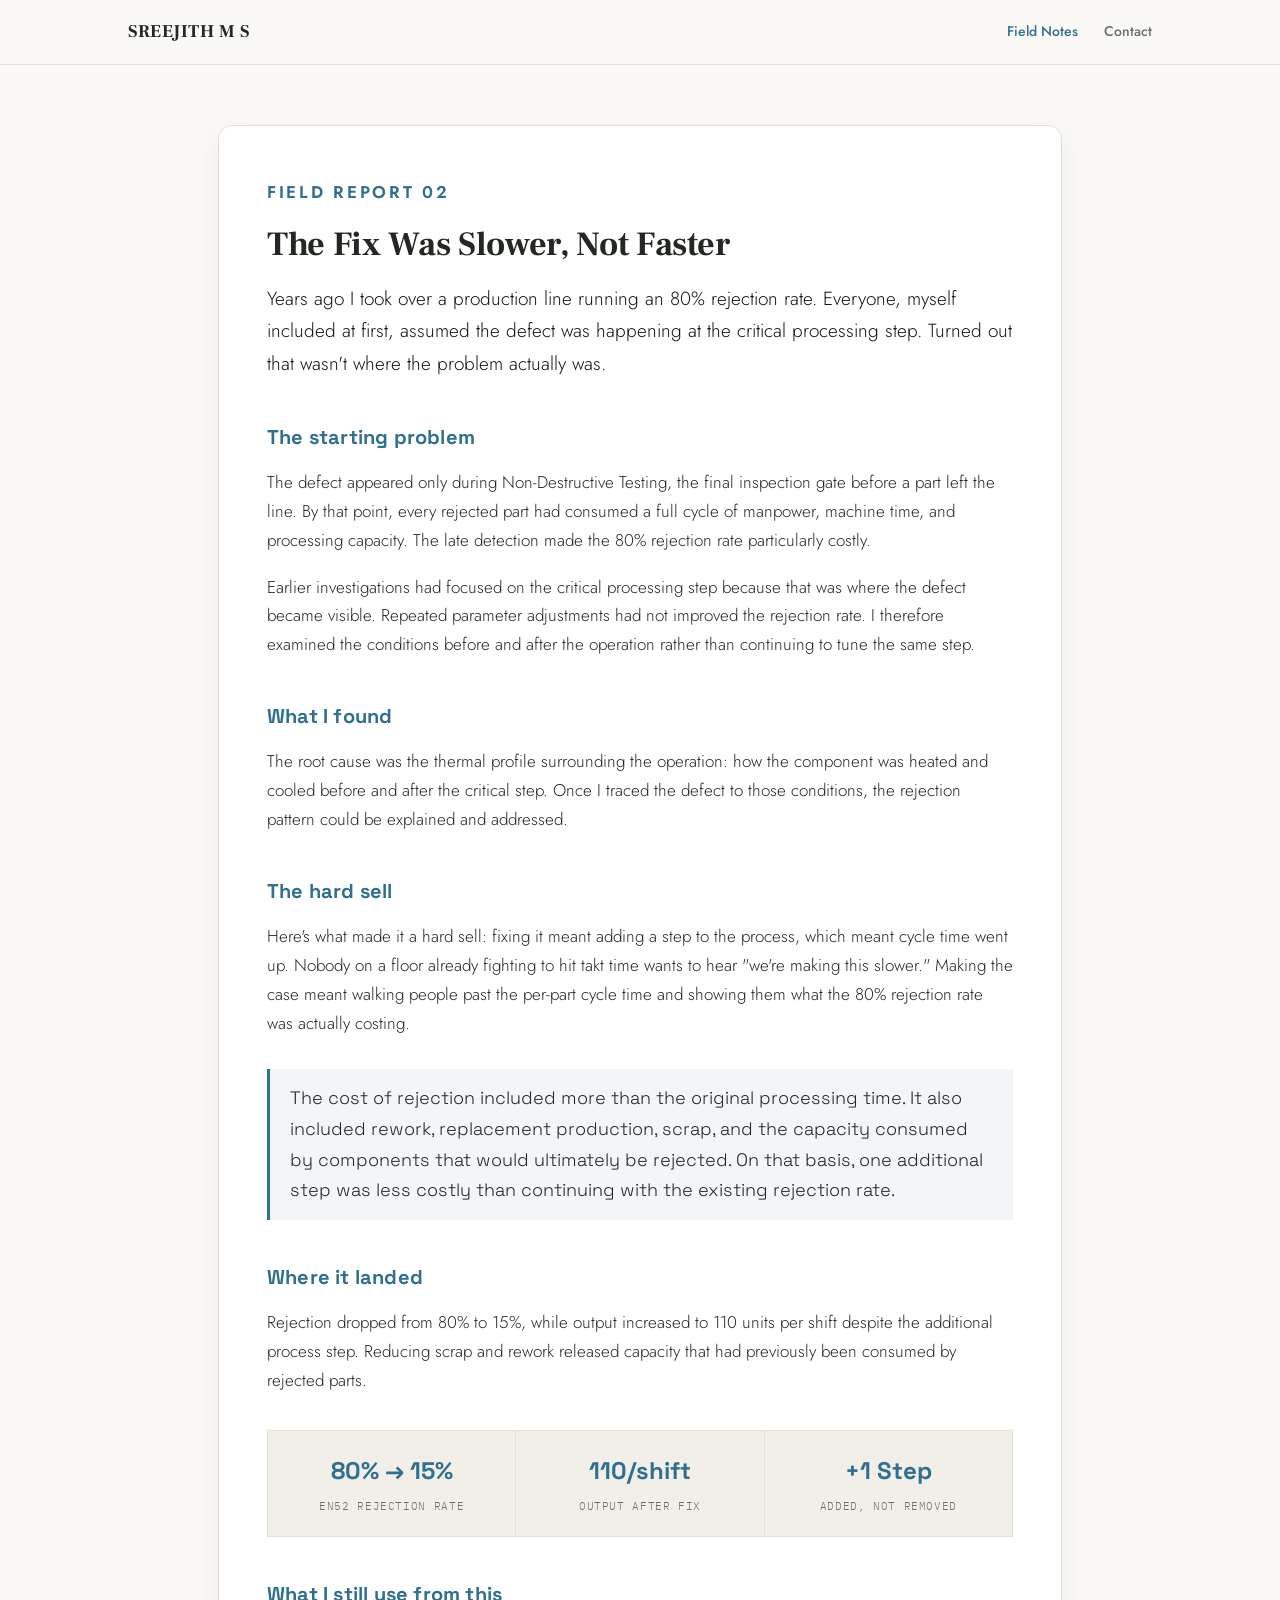
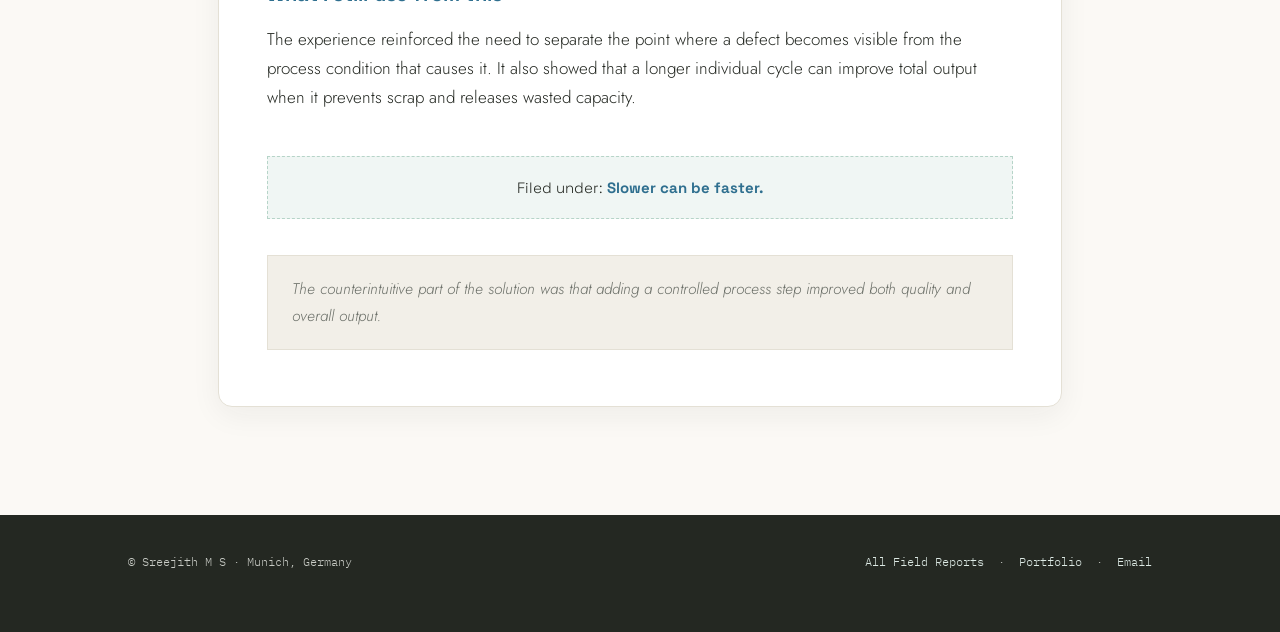
<file: case-file-02.html>
<!DOCTYPE html>
<html lang="en">
<head>
<script src="analytics.js"></script>
<meta charset="UTF-8">
<meta name="viewport" content="width=device-width, initial-scale=1.0">
<title>Field Report 02: The Fix Was Slower, Not Faster — Sreejith M S</title>
<link rel="preconnect" href="https://fonts.googleapis.com">
<link rel="preconnect" href="https://fonts.gstatic.com" crossorigin>
<link href="https://fonts.googleapis.com/css2?family=Space+Grotesk:wght@500;700&family=Source+Serif+4:opsz,wght@8..60,400;8..60,600&family=IBM+Plex+Mono:wght@400;500;600&display=swap" rel="stylesheet">
<style>
  :root{
    --page: #f2ecdc;
    --card: #faf7ee;
    --card-deep: #efe8d4;
    --ink: #241f18;
    --ink-dim: #6b6152;
    --ink-faint: #948a72;
    --hairline: #ddd0a9;
    --accent: #9a5423;
    --stamp: #b8472b;
    --gold: #b9832a;
    --rule: #e2d6b4;
  }
  *{box-sizing:border-box;}
  html{scroll-behavior:smooth;}
  body{
    margin:0;
    background:var(--page);
    color:var(--ink);
    font-family: 'Source Serif 4', Georgia, 'Times New Roman', serif;
    line-height:1.65;
    -webkit-font-smoothing:antialiased;
  }
  a{color:var(--accent);}
  .mono{
    font-family:'IBM Plex Mono','JetBrains Mono',ui-monospace,Menlo,Consolas,monospace;
    letter-spacing:.03em;
  }
  .wrap{max-width:760px;margin:0 auto;padding:0 24px;}

  header.top{
    border-bottom:1px solid var(--rule);
    padding:20px 0;
    background:rgba(242,236,220,.88);
    backdrop-filter:blur(6px);
    position:sticky;top:0;z-index:10;
  }
  header.top .wrap{display:flex;align-items:center;justify-content:space-between;}
  .back-link{
    font-family:'Space Grotesk','IBM Plex Mono',sans-serif;
    font-size:13px;
    text-transform:uppercase;
    letter-spacing:.08em;
    color:var(--ink-dim);
    text-decoration:none;
    display:flex;align-items:center;gap:8px;
  }
  .back-link:hover{color:var(--accent);}
  .site-id{font-family:'Space Grotesk',sans-serif;font-size:13px;color:var(--ink-faint);letter-spacing:.06em;}

  .eyebrow{
    font-family:'IBM Plex Mono',monospace;
    color:var(--accent);
    font-size:12px;
    letter-spacing:.18em;
    text-transform:uppercase;
    margin:0 0 18px;
  }
  .eyebrow::before{content:"◆ ";}
  h1.hero-title{
    font-family:'Space Grotesk',sans-serif;
    font-weight:700;
    line-height:1.12;
    margin:0 0 20px;
    color:var(--ink);
    letter-spacing:-0.01em;
  }

  article.full{
    padding:0 0 56px;
    position:relative;
  }
  .paper{
    background:
      repeating-linear-gradient(0deg, rgba(0,0,0,.015) 0px, transparent 1px, transparent 27px, rgba(0,0,0,.015) 28px),
      var(--card);
    color:var(--ink);
    padding:52px 48px 56px;
    margin-top:12px;
    position:relative;
    box-shadow:0 30px 60px -30px rgba(36,31,24,.4);
    border:1px solid var(--rule);
  }
  .paper::before{
    content:"";
    position:absolute;
    top:0;left:0;right:0;height:5px;
    background:linear-gradient(90deg,var(--gold),var(--stamp));
    opacity:.7;
  }
  .paper blockquote{
    border-left-color:var(--accent);
    color:#171310;
    background:rgba(154,84,35,.07);
    padding:14px 20px;
  }
  .paper .metric-row{background:var(--rule);border-color:var(--rule);}
  .paper .metric{background:var(--card-deep);}
  .paper .metric .num{color:var(--accent);}
  .paper .metric .lbl{color:var(--ink-dim);}
  .paper .eyebrow{color:var(--accent);}
  .paper .eyebrow::before{content:"◆ ";}
  .paper h1.hero-title{color:var(--ink);}

  .stamp{
    position:absolute;
    top:38px;
    right:44px;
    border:2.5px solid var(--stamp);
    color:var(--stamp);
    font-family:'IBM Plex Mono',monospace;
    font-weight:600;
    font-size:14px;
    letter-spacing:.14em;
    padding:9px 16px;
    transform:rotate(8deg);
    border-radius:3px;
    opacity:.82;
    z-index:2;
    mix-blend-mode:multiply;
  }
  .stamp small{display:block;font-size:8.5px;letter-spacing:.1em;text-align:center;margin-top:2px;opacity:.9;}
  article.full h2{
    font-family:'Space Grotesk',sans-serif;
    font-size:20px;
    color:var(--accent);
    margin:40px 0 14px;
    letter-spacing:.01em;
  }
  article.full p{font-size:17px;color:var(--ink);margin:0 0 18px;}
  article.full .lede{
    font-size:19px;
    color:#171310;
  }
  blockquote{
    margin:32px 0;
    padding:4px 0 4px 20px;
    border-left:3px solid var(--accent);
    font-family:'Space Grotesk',sans-serif;
    font-style:normal;
    font-size:18px;
    color:var(--ink);
  }
  .metric-row{
    display:grid;
    grid-template-columns:repeat(3,1fr);
    gap:1px;
    background:var(--rule);
    border:1px solid var(--rule);
    margin:36px 0;
  }
  .metric{background:var(--card-deep);padding:20px 16px;text-align:center;}
  .metric .num{font-family:'Space Grotesk',sans-serif;font-weight:700;color:var(--accent);font-size:24px;display:block;}
  .metric .lbl{font-family:'IBM Plex Mono',monospace;font-size:10.5px;color:var(--ink-dim);text-transform:uppercase;letter-spacing:.06em;display:block;margin-top:6px;}

  .closing-note{
    margin:44px 0 0;
    padding:18px 22px;
    border:1px dashed var(--rule);
    background:var(--card-deep);
    font-family:'Space Grotesk',sans-serif;
    font-size:15px;
    color:var(--ink-dim);
    text-align:center;
  }
  .closing-note b{color:var(--accent);}

  .discuss{
    margin:36px 0 0;
    padding:20px 24px;
    border:1px solid var(--rule);
    background:var(--card-deep);
    font-size:15.5px;
    color:var(--ink-dim);
    font-style:italic;
  }

  footer{
    border-top:1px solid var(--rule);
    padding:36px 0 60px;
    margin-top:40px;
  }
  footer .wrap{display:flex;justify-content:space-between;align-items:center;flex-wrap:wrap;gap:12px;}
  footer .fl{font-family:'IBM Plex Mono',monospace;font-size:12px;color:var(--ink-faint);}
  footer a{color:var(--ink-dim);}

  @media (max-width:640px){
    .metric-row{grid-template-columns:1fr;}
    .paper{padding:36px 22px 40px;}
    .stamp{top:22px;right:20px;font-size:11px;padding:6px 10px;}
  }

  a:focus-visible, .back-link:focus-visible{outline:2px solid var(--accent);outline-offset:3px;}
  @media (prefers-reduced-motion: reduce){html{scroll-behavior:auto;}}
</style>
<link rel="stylesheet" href="portfolio-theme.css">
</head>
<body>

<header class="top">
  <div class="wrap">
    <a class="brand" href="index.html#profile" aria-label="Back to portfolio home">SREEJITH <span>M S</span></a>
    <nav class="section-nav" aria-label="Portfolio navigation">
      <a href="field-notes.html" aria-current="page">Field Notes</a>
      <a href="index.html#contact">Contact</a>
    </nav>
  </div>
</header>

<article class="full" id="case-02" style="padding-top:48px;">
  <div class="wrap">
    <div class="paper">
    <p class="eyebrow">Field Report 02</p>
    <h1 class="hero-title" style="font-size:clamp(26px,4vw,34px);">The Fix Was Slower, Not Faster</h1>

    <p class="lede">Years ago I took over a production line running an 80% rejection rate. Everyone, myself included at first, assumed the defect was happening at the critical processing step. Turned out that wasn't where the problem actually was.</p>

    <h2>The starting problem</h2>
    <p>The defect appeared only during Non-Destructive Testing, the final inspection gate before a part left the line. By that point, every rejected part had consumed a full cycle of manpower, machine time, and processing capacity. The late detection made the 80% rejection rate particularly costly.</p>
    <p>Earlier investigations had focused on the critical processing step because that was where the defect became visible. Repeated parameter adjustments had not improved the rejection rate. I therefore examined the conditions before and after the operation rather than continuing to tune the same step.</p>

    <h2>What I found</h2>
    <p>The root cause was the thermal profile surrounding the operation: how the component was heated and cooled before and after the critical step. Once I traced the defect to those conditions, the rejection pattern could be explained and addressed.</p>

    <h2>The hard sell</h2>
    <p>Here's what made it a hard sell: fixing it meant adding a step to the process, which meant cycle time went up. Nobody on a floor already fighting to hit takt time wants to hear "we're making this slower." Making the case meant walking people past the per-part cycle time and showing them what the 80% rejection rate was actually costing.</p>

    <blockquote>The cost of rejection included more than the original processing time. It also included rework, replacement production, scrap, and the capacity consumed by components that would ultimately be rejected. On that basis, one additional step was less costly than continuing with the existing rejection rate.</blockquote>

    <h2>Where it landed</h2>
    <p>Rejection dropped from 80% to 15%, while output increased to 110 units per shift despite the additional process step. Reducing scrap and rework released capacity that had previously been consumed by rejected parts.</p>

    <div class="metric-row">
      <div class="metric"><span class="num">80% → 15%</span><span class="lbl">EN52 Rejection Rate</span></div>
      <div class="metric"><span class="num">110/shift</span><span class="lbl">Output After Fix</span></div>
      <div class="metric"><span class="num">+1 Step</span><span class="lbl">Added, Not Removed</span></div>
    </div>

    <h2>What I still use from this</h2>
    <p>The experience reinforced the need to separate the point where a defect becomes visible from the process condition that causes it. It also showed that a longer individual cycle can improve total output when it prevents scrap and releases wasted capacity.</p>

    <div class="closing-note">Filed under: <b>Slower can be faster.</b></div>

    <div class="discuss">The counterintuitive part of the solution was that adding a controlled process step improved both quality and overall output.</div>
    </div>
  </div>
</article>

<footer>
  <div class="wrap">
    <span class="fl">© Sreejith M S · Munich, Germany</span>
    <span class="fl"><a href="field-notes.html">All Field Reports</a> &nbsp;·&nbsp; <a href="index.html">Portfolio</a> &nbsp;·&nbsp; <a href="mailto:sreejithmohanakumaran2k10@gmail.com" onclick="return openMail('sreejithmohanakumaran2k10@gmail.com');">Email</a></span>
  </div>
</footer>

<script>
function openMail(email, subject){
  var handled = false;
  function markHandled(){ handled = true; }
  window.addEventListener('blur', markHandled, {once:true});
  document.addEventListener('visibilitychange', function(){ if(document.hidden){ handled = true; } }, {once:true});
  var mailto = 'mailto:' + email + (subject ? ('?subject=' + encodeURIComponent(subject)) : '');
  window.location.href = mailto;
  setTimeout(function(){
    if(!handled){
      window.open('https://mail.google.com/mail/?view=cm&fs=1&to=' + email, '_blank');
    }
  }, 600);
  return false;
}
</script>

</body>
</html>
</file>
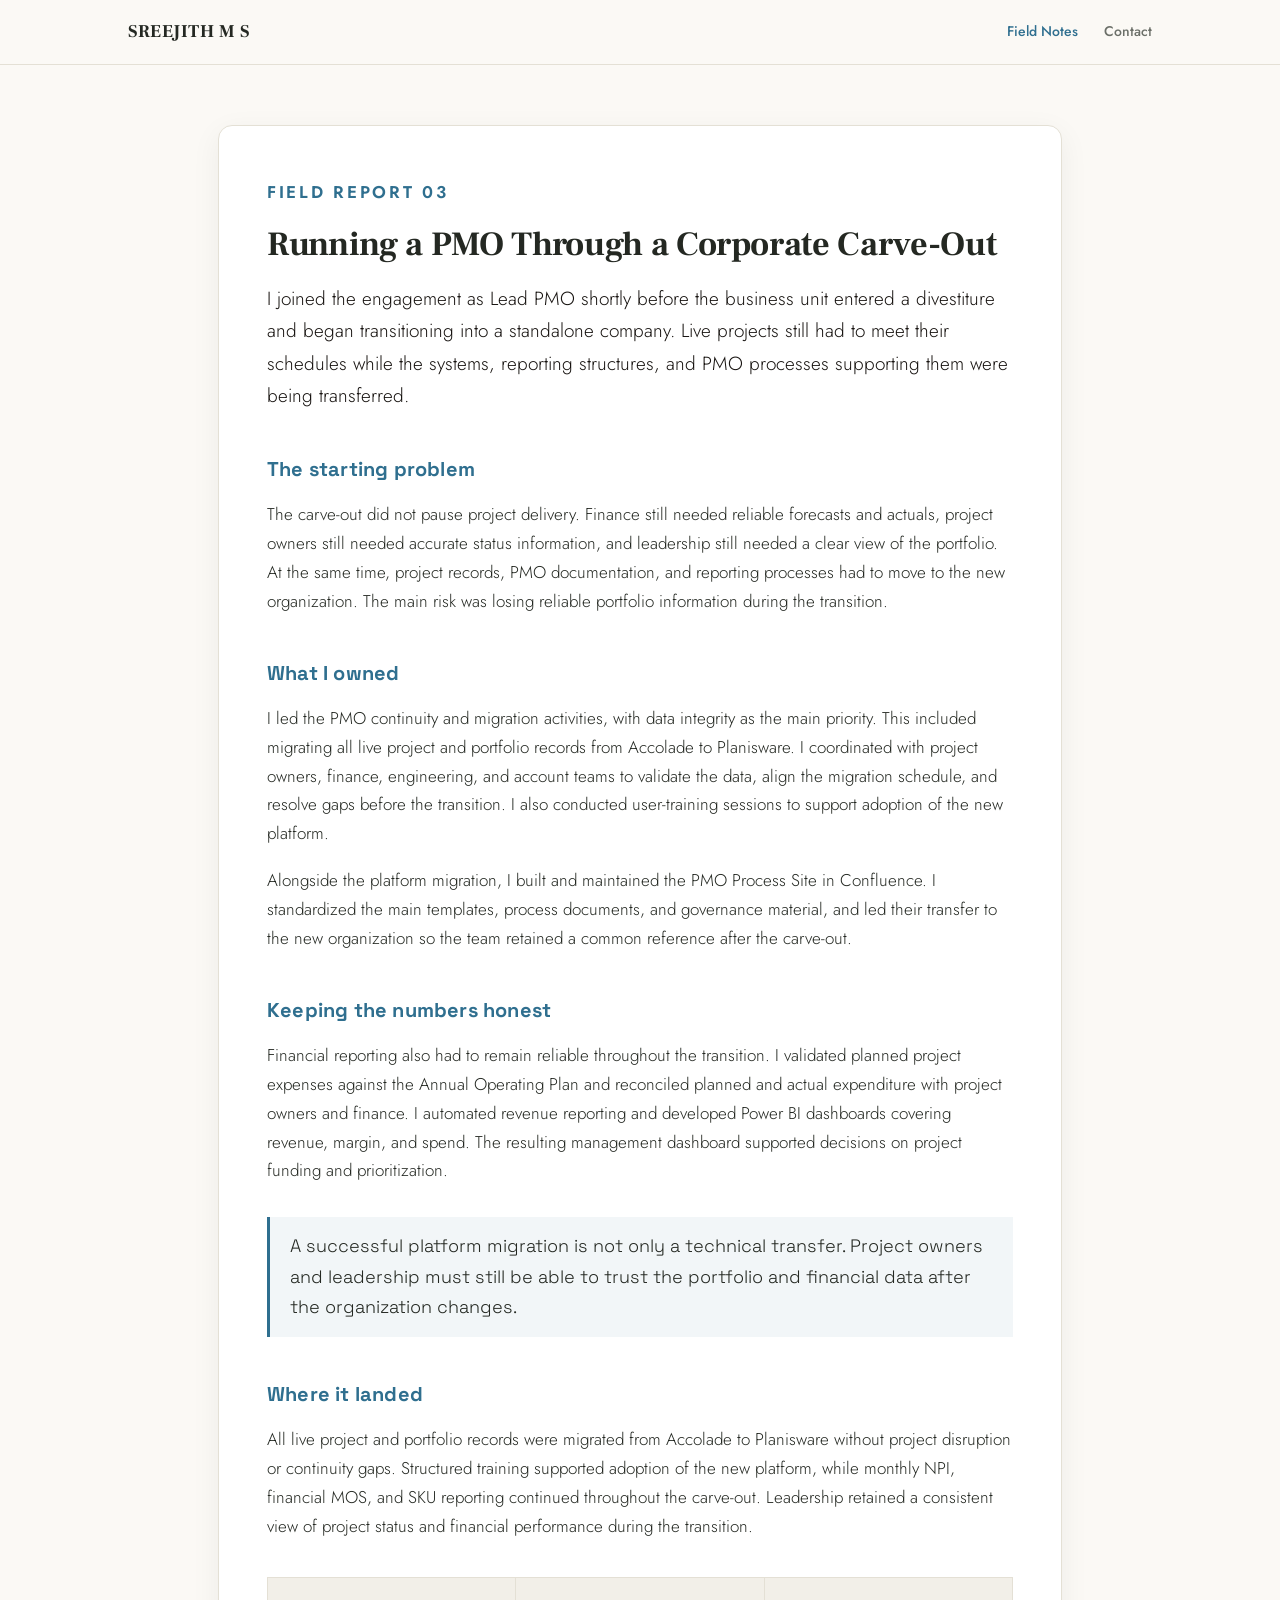
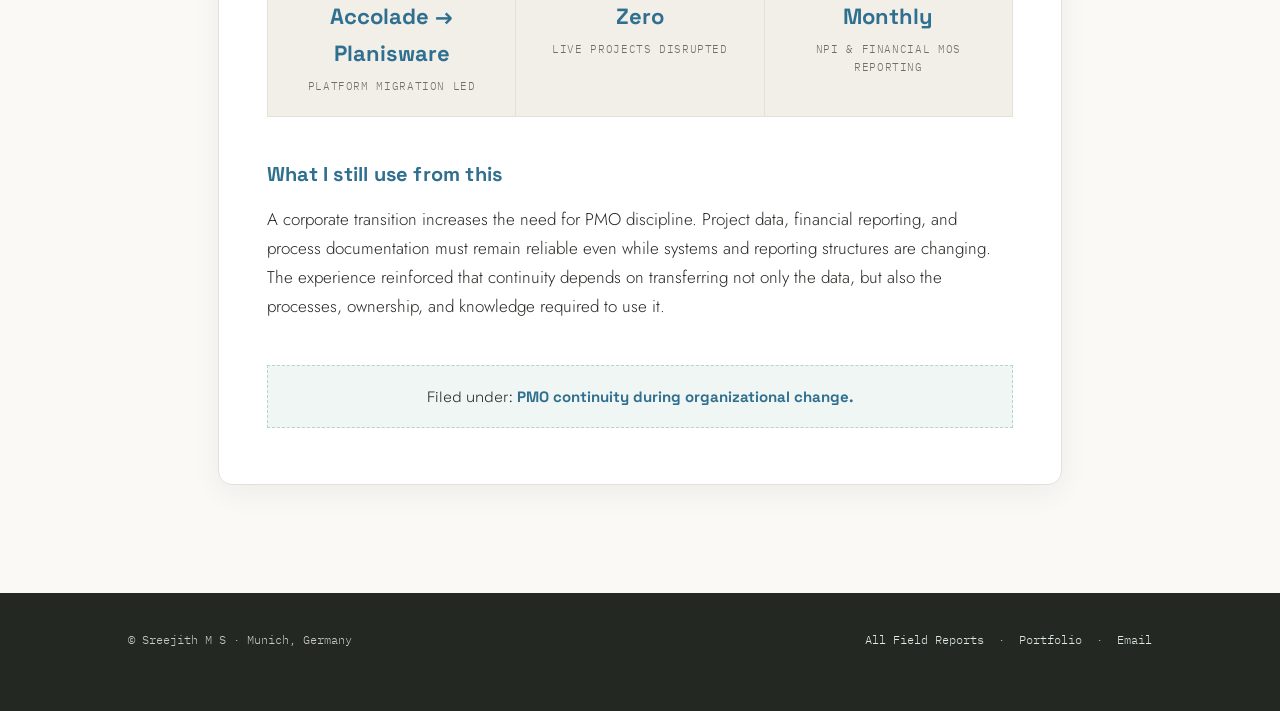
<file: case-file-03.html>
<!DOCTYPE html>
<html lang="en">
<head>
<script src="analytics.js"></script>
<meta charset="UTF-8">
<meta name="viewport" content="width=device-width, initial-scale=1.0">
<title>Field Report 03: Running a PMO Through a Corporate Carve-Out — Sreejith M S</title>
<link rel="preconnect" href="https://fonts.googleapis.com">
<link rel="preconnect" href="https://fonts.gstatic.com" crossorigin>
<link href="https://fonts.googleapis.com/css2?family=Space+Grotesk:wght@500;700&family=Source+Serif+4:opsz,wght@8..60,400;8..60,600&family=IBM+Plex+Mono:wght@400;500;600&display=swap" rel="stylesheet">
<style>
  :root{
    --page: #f2ecdc;
    --card: #faf7ee;
    --card-deep: #efe8d4;
    --ink: #241f18;
    --ink-dim: #6b6152;
    --ink-faint: #948a72;
    --hairline: #ddd0a9;
    --accent: #9a5423;
    --stamp: #b8472b;
    --gold: #b9832a;
    --rule: #e2d6b4;
  }
  *{box-sizing:border-box;}
  html{scroll-behavior:smooth;}
  body{
    margin:0;
    background:var(--page);
    color:var(--ink);
    font-family: 'Source Serif 4', Georgia, 'Times New Roman', serif;
    line-height:1.65;
    -webkit-font-smoothing:antialiased;
  }
  a{color:var(--accent);}
  .mono{
    font-family:'IBM Plex Mono','JetBrains Mono',ui-monospace,Menlo,Consolas,monospace;
    letter-spacing:.03em;
  }
  .wrap{max-width:760px;margin:0 auto;padding:0 24px;}

  header.top{
    border-bottom:1px solid var(--rule);
    padding:20px 0;
    background:rgba(242,236,220,.88);
    backdrop-filter:blur(6px);
    position:sticky;top:0;z-index:10;
  }
  header.top .wrap{display:flex;align-items:center;justify-content:space-between;}
  .back-link{
    font-family:'Space Grotesk','IBM Plex Mono',sans-serif;
    font-size:13px;
    text-transform:uppercase;
    letter-spacing:.08em;
    color:var(--ink-dim);
    text-decoration:none;
    display:flex;align-items:center;gap:8px;
  }
  .back-link:hover{color:var(--accent);}
  .site-id{font-family:'Space Grotesk',sans-serif;font-size:13px;color:var(--ink-faint);letter-spacing:.06em;}

  .eyebrow{
    font-family:'IBM Plex Mono',monospace;
    color:var(--accent);
    font-size:12px;
    letter-spacing:.18em;
    text-transform:uppercase;
    margin:0 0 18px;
  }
  .eyebrow::before{content:"◆ ";}
  h1.hero-title{
    font-family:'Space Grotesk',sans-serif;
    font-weight:700;
    line-height:1.12;
    margin:0 0 20px;
    color:var(--ink);
    letter-spacing:-0.01em;
  }

  article.full{
    padding:0 0 56px;
    position:relative;
  }
  .paper{
    background:
      repeating-linear-gradient(0deg, rgba(0,0,0,.015) 0px, transparent 1px, transparent 27px, rgba(0,0,0,.015) 28px),
      var(--card);
    color:var(--ink);
    padding:52px 48px 56px;
    margin-top:12px;
    position:relative;
    box-shadow:0 30px 60px -30px rgba(36,31,24,.4);
    border:1px solid var(--rule);
  }
  .paper::before{
    content:"";
    position:absolute;
    top:0;left:0;right:0;height:5px;
    background:linear-gradient(90deg,var(--gold),var(--stamp));
    opacity:.7;
  }
  .paper blockquote{
    border-left-color:var(--accent);
    color:#171310;
    background:rgba(154,84,35,.07);
    padding:14px 20px;
  }
  .paper .metric-row{background:var(--rule);border-color:var(--rule);}
  .paper .metric{background:var(--card-deep);}
  .paper .metric .num{color:var(--accent);}
  .paper .metric .lbl{color:var(--ink-dim);}
  .paper .eyebrow{color:var(--accent);}
  .paper .eyebrow::before{content:"◆ ";}
  .paper h1.hero-title{color:var(--ink);}

  .stamp{
    position:absolute;
    top:38px;
    right:44px;
    border:2.5px solid var(--stamp);
    color:var(--stamp);
    font-family:'IBM Plex Mono',monospace;
    font-weight:600;
    font-size:14px;
    letter-spacing:.14em;
    padding:9px 16px;
    transform:rotate(8deg);
    border-radius:3px;
    opacity:.82;
    z-index:2;
    mix-blend-mode:multiply;
  }
  .stamp small{display:block;font-size:8.5px;letter-spacing:.1em;text-align:center;margin-top:2px;opacity:.9;}
  article.full h2{
    font-family:'Space Grotesk',sans-serif;
    font-size:20px;
    color:var(--accent);
    margin:40px 0 14px;
    letter-spacing:.01em;
  }
  article.full p{font-size:17px;color:var(--ink);margin:0 0 18px;}
  article.full .lede{
    font-size:19px;
    color:#171310;
  }
  blockquote{
    margin:32px 0;
    padding:4px 0 4px 20px;
    border-left:3px solid var(--accent);
    font-family:'Space Grotesk',sans-serif;
    font-style:normal;
    font-size:18px;
    color:var(--ink);
  }
  .metric-row{
    display:grid;
    grid-template-columns:repeat(3,1fr);
    gap:1px;
    background:var(--rule);
    border:1px solid var(--rule);
    margin:36px 0;
  }
  .metric{background:var(--card-deep);padding:20px 16px;text-align:center;}
  .metric .num{font-family:'Space Grotesk',sans-serif;font-weight:700;color:var(--accent);font-size:22px;display:block;}
  .metric .lbl{font-family:'IBM Plex Mono',monospace;font-size:10.5px;color:var(--ink-dim);text-transform:uppercase;letter-spacing:.06em;display:block;margin-top:6px;}

  .closing-note{
    margin:44px 0 0;
    padding:18px 22px;
    border:1px dashed var(--rule);
    background:var(--card-deep);
    font-family:'Space Grotesk',sans-serif;
    font-size:15px;
    color:var(--ink-dim);
    text-align:center;
  }
  .closing-note b{color:var(--accent);}

  footer{
    border-top:1px solid var(--rule);
    padding:36px 0 60px;
    margin-top:40px;
  }
  footer .wrap{display:flex;justify-content:space-between;align-items:center;flex-wrap:wrap;gap:12px;}
  footer .fl{font-family:'IBM Plex Mono',monospace;font-size:12px;color:var(--ink-faint);}
  footer a{color:var(--ink-dim);}

  @media (max-width:640px){
    .metric-row{grid-template-columns:1fr;}
    .paper{padding:36px 22px 40px;}
    .stamp{top:22px;right:20px;font-size:11px;padding:6px 10px;}
  }

  a:focus-visible, .back-link:focus-visible{outline:2px solid var(--accent);outline-offset:3px;}
  @media (prefers-reduced-motion: reduce){html{scroll-behavior:auto;}}
</style>
<link rel="stylesheet" href="portfolio-theme.css">
</head>
<body>

<header class="top">
  <div class="wrap">
    <a class="brand" href="index.html#profile" aria-label="Back to portfolio home">SREEJITH <span>M S</span></a>
    <nav class="section-nav" aria-label="Portfolio navigation">
      <a href="field-notes.html" aria-current="page">Field Notes</a>
      <a href="index.html#contact">Contact</a>
    </nav>
  </div>
</header>

<article class="full" id="case-03" style="padding-top:48px;">
  <div class="wrap">
    <div class="paper">
    <p class="eyebrow">Field Report 03</p>
    <h1 class="hero-title" style="font-size:clamp(26px,4vw,34px);">Running a PMO Through a Corporate Carve-Out</h1>

    <p class="lede">I joined the engagement as Lead PMO shortly before the business unit entered a divestiture and began transitioning into a standalone company. Live projects still had to meet their schedules while the systems, reporting structures, and PMO processes supporting them were being transferred.</p>

    <h2>The starting problem</h2>
    <p>The carve-out did not pause project delivery. Finance still needed reliable forecasts and actuals, project owners still needed accurate status information, and leadership still needed a clear view of the portfolio. At the same time, project records, PMO documentation, and reporting processes had to move to the new organization. The main risk was losing reliable portfolio information during the transition.</p>

    <h2>What I owned</h2>
    <p>I led the PMO continuity and migration activities, with data integrity as the main priority. This included migrating all live project and portfolio records from Accolade to Planisware. I coordinated with project owners, finance, engineering, and account teams to validate the data, align the migration schedule, and resolve gaps before the transition. I also conducted user-training sessions to support adoption of the new platform.</p>
    <p>Alongside the platform migration, I built and maintained the PMO Process Site in Confluence. I standardized the main templates, process documents, and governance material, and led their transfer to the new organization so the team retained a common reference after the carve-out.</p>

    <h2>Keeping the numbers honest</h2>
    <p>Financial reporting also had to remain reliable throughout the transition. I validated planned project expenses against the Annual Operating Plan and reconciled planned and actual expenditure with project owners and finance. I automated revenue reporting and developed Power BI dashboards covering revenue, margin, and spend. The resulting management dashboard supported decisions on project funding and prioritization.</p>

    <blockquote>A successful platform migration is not only a technical transfer. Project owners and leadership must still be able to trust the portfolio and financial data after the organization changes.</blockquote>

    <h2>Where it landed</h2>
    <p>All live project and portfolio records were migrated from Accolade to Planisware without project disruption or continuity gaps. Structured training supported adoption of the new platform, while monthly NPI, financial MOS, and SKU reporting continued throughout the carve-out. Leadership retained a consistent view of project status and financial performance during the transition.</p>

    <div class="metric-row">
      <div class="metric"><span class="num">Accolade → Planisware</span><span class="lbl">Platform Migration Led</span></div>
      <div class="metric"><span class="num">Zero</span><span class="lbl">Live Projects Disrupted</span></div>
      <div class="metric"><span class="num">Monthly</span><span class="lbl">NPI &amp; Financial MOS Reporting</span></div>
    </div>

    <h2>What I still use from this</h2>
    <p>A corporate transition increases the need for PMO discipline. Project data, financial reporting, and process documentation must remain reliable even while systems and reporting structures are changing. The experience reinforced that continuity depends on transferring not only the data, but also the processes, ownership, and knowledge required to use it.</p>

    <div class="closing-note">Filed under: <b>PMO continuity during organizational change.</b></div>
    </div>
  </div>
</article>

<footer>
  <div class="wrap">
    <span class="fl">© Sreejith M S · Munich, Germany</span>
    <span class="fl"><a href="field-notes.html">All Field Reports</a> &nbsp;·&nbsp; <a href="index.html">Portfolio</a> &nbsp;·&nbsp; <a href="mailto:sreejithmohanakumaran2k10@gmail.com" onclick="return openMail('sreejithmohanakumaran2k10@gmail.com');">Email</a></span>
  </div>
</footer>

<script>
function openMail(email, subject){
  var handled = false;
  function markHandled(){ handled = true; }
  window.addEventListener('blur', markHandled, {once:true});
  document.addEventListener('visibilitychange', function(){ if(document.hidden){ handled = true; } }, {once:true});
  var mailto = 'mailto:' + email + (subject ? ('?subject=' + encodeURIComponent(subject)) : '');
  window.location.href = mailto;
  setTimeout(function(){
    if(!handled){
      window.open('https://mail.google.com/mail/?view=cm&fs=1&to=' + email, '_blank');
    }
  }, 600);
  return false;
}
</script>

</body>
</html>
</file>
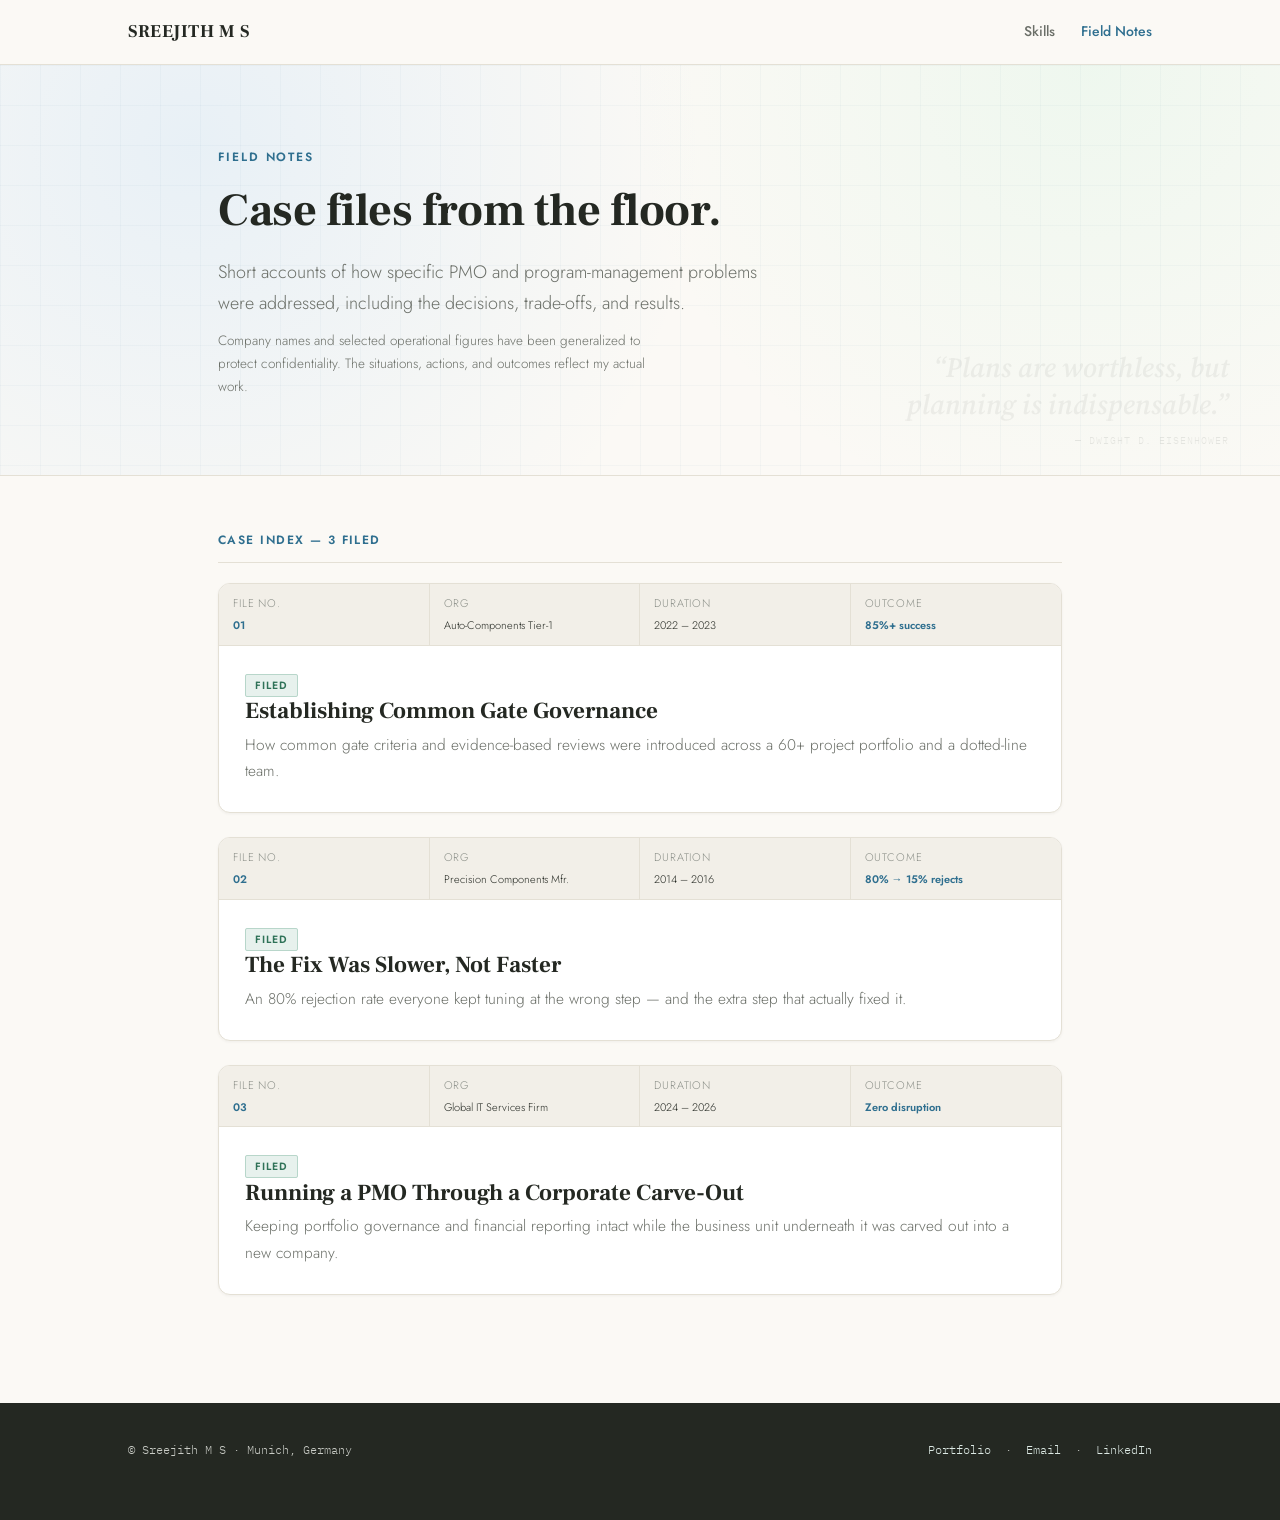
<file: field-notes.html>
<!DOCTYPE html>
<html lang="en">
<head>
<script src="analytics.js"></script>
<meta charset="UTF-8">
<meta name="viewport" content="width=device-width, initial-scale=1.0">
<title>Field Notes — Sreejith M S</title>
<link rel="preconnect" href="https://fonts.googleapis.com">
<link rel="preconnect" href="https://fonts.gstatic.com" crossorigin>
<link href="https://fonts.googleapis.com/css2?family=Space+Grotesk:wght@500;700&family=Source+Serif+4:opsz,wght@8..60,400;8..60,600&family=IBM+Plex+Mono:wght@400;500;600&display=swap" rel="stylesheet">
<style>
  :root{
    --page: #f2ecdc;
    --card: #faf7ee;
    --card-deep: #efe8d4;
    --ink: #241f18;
    --ink-dim: #6b6152;
    --ink-faint: #948a72;
    --hairline: #ddd0a9;
    --accent: #9a5423;
    --stamp: #b8472b;
    --gold: #b9832a;
    --rule: #e2d6b4;
  }
  *{box-sizing:border-box;}
  html{scroll-behavior:smooth;}
  body{
    margin:0;
    background:var(--page);
    color:var(--ink);
    font-family: 'Source Serif 4', Georgia, 'Times New Roman', serif;
    line-height:1.65;
    -webkit-font-smoothing:antialiased;
  }
  a{color:var(--accent);}
  .mono{
    font-family:'IBM Plex Mono','JetBrains Mono',ui-monospace,Menlo,Consolas,monospace;
    letter-spacing:.03em;
  }
  .wrap{max-width:760px;margin:0 auto;padding:0 24px;}

  header.top{
    border-bottom:1px solid var(--rule);
    padding:20px 0;
    background:rgba(242,236,220,.88);
    backdrop-filter:blur(6px);
    position:sticky;top:0;z-index:10;
  }
  header.top .wrap{display:flex;align-items:center;justify-content:space-between;}
  .back-link{
    font-family:'Space Grotesk','IBM Plex Mono',sans-serif;
    font-size:13px;
    text-transform:uppercase;
    letter-spacing:.08em;
    color:var(--ink-dim);
    text-decoration:none;
    display:flex;align-items:center;gap:8px;
  }
  .back-link:hover{color:var(--accent);}
  .site-id{font-family:'Space Grotesk',sans-serif;font-size:13px;color:var(--ink-faint);letter-spacing:.06em;}

  .hero{padding:88px 0 110px;border-bottom:1px solid var(--rule);position:relative;overflow:hidden;}
  .quote-bg{
    position:absolute;
    inset:0;
    display:flex;
    flex-direction:column;
    align-items:flex-end;
    justify-content:flex-end;
    pointer-events:none;
    user-select:none;
    z-index:0;
    padding:0 4% 26px 0;
  }
  .quote-bg p{
    font-family:'Source Serif 4',Georgia,serif;
    font-style:italic;
    font-weight:600;
    font-size:clamp(20px,2.6vw,28px);
    line-height:1.3;
    color:var(--ink);
    opacity:.32;
    text-align:right;
    max-width:24ch;
    margin:0 0 10px;
  }
  .quote-attr{
    font-family:'IBM Plex Mono',monospace;
    font-size:10px;
    letter-spacing:.1em;
    color:var(--ink-faint);
    z-index:1;
    text-transform:uppercase;
  }
  .hero .wrap{position:relative;z-index:1;}
  .eyebrow{
    font-family:'IBM Plex Mono',monospace;
    color:var(--accent);
    font-size:12px;
    letter-spacing:.18em;
    text-transform:uppercase;
    margin:0 0 18px;
  }
  .eyebrow::before{content:"◆ ";}
  h1.hero-title{
    font-family:'Space Grotesk',sans-serif;
    font-weight:700;
    font-size:clamp(32px,5vw,46px);
    line-height:1.12;
    margin:0 0 20px;
    color:var(--ink);
    letter-spacing:-0.01em;
  }
  .hero-sub{
    font-size:18px;
    color:var(--ink-dim);
    max-width:56ch;
    margin:0;
  }

  .index{padding:44px 0 16px;}
  .index-label{
    font-family:'IBM Plex Mono',monospace;
    font-size:12px;
    color:var(--ink-faint);
    letter-spacing:.12em;
    text-transform:uppercase;
    margin:0 0 20px;
    border-bottom:1px solid var(--rule);
    padding-bottom:12px;
  }

  /* Title-block style case file header, echoing an engineering drawing stamp */
  .case-file{
    border:1px solid var(--rule);
    background:var(--card);
    margin-bottom:24px;
    box-shadow:0 10px 24px -18px rgba(36,31,24,.35);
  }
  .case-file.open{border-color:var(--accent);border-width:1.5px;}

  .tb{
    display:grid;
    grid-template-columns:1fr 1fr 1fr 1fr;
    border-bottom:1px solid var(--rule);
    font-family:'IBM Plex Mono',monospace;
    font-size:11px;
    background:var(--card-deep);
  }
  .tb div{padding:10px 14px;border-right:1px solid var(--rule);}
  .tb div:last-child{border-right:none;}
  .tb .k{color:var(--ink-faint);text-transform:uppercase;letter-spacing:.08em;display:block;margin-bottom:3px;}
  .tb .v{color:var(--ink);}
  .tb .v.hi{color:var(--accent);font-weight:600;}

  .cf-body{padding:24px 26px 28px;}
  .cf-title{
    font-family:'Space Grotesk',sans-serif;
    font-size:23px;
    font-weight:700;
    color:var(--ink);
    margin:0 0 6px;
    line-height:1.25;
  }
  .cf-title a{color:inherit;text-decoration:none;}
  .cf-title a:hover{color:var(--accent);}
  .cf-teaser{color:var(--ink-dim);margin:0 0 0;font-size:15.5px;}

  .locked{opacity:1;}
  .locked .case-file, .case-file.locked{background:var(--page);}
  .locked .cf-title{color:#8c8064;}
  .locked .cf-teaser{color:var(--ink-faint);}
  .locked .tb{background:var(--page);}
  .locked .tb .v{color:var(--ink-faint);}
  .status-tag{
    font-family:'IBM Plex Mono',monospace;
    font-size:10.5px;
    letter-spacing:.1em;
    text-transform:uppercase;
    padding:3px 9px;
    border:1px solid var(--rule);
    color:var(--ink-faint);
    border-radius:2px;
  }
  .status-tag.live{color:var(--accent);background:transparent;border:1.5px solid var(--accent);font-weight:600;}

  article.full{
    padding:0 0 56px;
    position:relative;
  }
  .paper{
    background:
      repeating-linear-gradient(0deg, rgba(0,0,0,.015) 0px, transparent 1px, transparent 27px, rgba(0,0,0,.015) 28px),
      var(--card);
    color:var(--ink);
    padding:52px 48px 56px;
    margin-top:12px;
    position:relative;
    box-shadow:0 30px 60px -30px rgba(36,31,24,.4);
    border:1px solid var(--rule);
  }
  .paper::before{
    content:"";
    position:absolute;
    top:0;left:0;right:0;height:5px;
    background:linear-gradient(90deg,var(--gold),var(--stamp));
    opacity:.7;
  }
  .paper blockquote{
    border-left-color:var(--accent);
    color:#171310;
    background:rgba(154,84,35,.07);
    padding:14px 20px;
  }
  .paper .metric-row{background:var(--rule);border-color:var(--rule);}
  .paper .metric{background:var(--card-deep);}
  .paper .metric .num{color:var(--accent);}
  .paper .metric .lbl{color:var(--ink-dim);}
  .paper .eyebrow{color:var(--accent);}
  .paper .eyebrow::before{content:"◆ ";}
  .paper h1.hero-title{color:var(--ink);}

  .stamp{
    position:absolute;
    top:38px;
    right:44px;
    border:2.5px solid var(--stamp);
    color:var(--stamp);
    font-family:'IBM Plex Mono',monospace;
    font-weight:600;
    font-size:14px;
    letter-spacing:.14em;
    padding:9px 16px;
    transform:rotate(8deg);
    border-radius:3px;
    opacity:.82;
    z-index:2;
    mix-blend-mode:multiply;
  }
  .stamp small{display:block;font-size:8.5px;letter-spacing:.1em;text-align:center;margin-top:2px;opacity:.9;}
  article.full h2{
    font-family:'Space Grotesk',sans-serif;
    font-size:20px;
    color:var(--accent);
    margin:40px 0 14px;
    letter-spacing:.01em;
  }
  article.full p{font-size:17px;color:var(--ink);margin:0 0 18px;}
  article.full .lede{
    font-size:19px;
    color:#171310;
  }
  blockquote{
    margin:32px 0;
    padding:4px 0 4px 20px;
    border-left:3px solid var(--accent);
    font-family:'Space Grotesk',sans-serif;
    font-style:normal;
    font-size:18px;
    color:var(--ink);
  }
  .metric-row{
    display:grid;
    grid-template-columns:repeat(3,1fr);
    gap:1px;
    background:var(--rule);
    border:1px solid var(--rule);
    margin:36px 0;
  }
  .metric{background:var(--card-deep);padding:20px 16px;text-align:center;}
  .metric .num{font-family:'Space Grotesk',sans-serif;font-weight:700;color:var(--accent);font-size:26px;display:block;}
  .metric .lbl{font-family:'IBM Plex Mono',monospace;font-size:10.5px;color:var(--ink-dim);text-transform:uppercase;letter-spacing:.06em;display:block;margin-top:6px;}

  .closing-note{
    margin:44px 0 0;
    padding:18px 22px;
    border:1px dashed var(--rule);
    background:var(--card-deep);
    font-family:'Space Grotesk',sans-serif;
    font-size:15px;
    color:var(--ink-dim);
    text-align:center;
  }
  .closing-note b{color:var(--accent);}

  footer{
    border-top:1px solid var(--rule);
    padding:36px 0 60px;
    margin-top:40px;
  }
  footer .wrap{display:flex;justify-content:space-between;align-items:center;flex-wrap:wrap;gap:12px;}
  footer .fl{font-family:'IBM Plex Mono',monospace;font-size:12px;color:var(--ink-faint);}
  footer a{color:var(--ink-dim);}

  @media (max-width:640px){
    .tb{grid-template-columns:1fr 1fr;}
    .tb div:nth-child(2){border-right:none;}
    .tb div:nth-child(4){border-right:none;}
    .metric-row{grid-template-columns:1fr;}
    .cf-body{padding:22px 18px 26px;}
    .paper{padding:36px 22px 40px;}
    .stamp{top:22px;right:20px;font-size:11px;padding:6px 10px;}
    .quote-bg p{font-size:26px;}
  }

  a:focus-visible, .back-link:focus-visible{outline:2px solid var(--accent);outline-offset:3px;}
  @media (prefers-reduced-motion: reduce){html{scroll-behavior:auto;}}
</style>
<link rel="stylesheet" href="portfolio-theme.css">
</head>
<body>

<header class="top">
  <div class="wrap">
    <a class="brand" href="index.html#profile" aria-label="Back to portfolio home">SREEJITH <span>M S</span></a>
    <nav class="section-nav" aria-label="Portfolio navigation">
      <a href="index.html#skills">Skills</a>
      <a href="field-notes.html" aria-current="page">Field Notes</a>
    </nav>
  </div>
</header>

<section class="hero">
  <div class="quote-bg">
    <p>&ldquo;Plans are worthless, but planning is indispensable.&rdquo;</p>
    <span class="quote-attr">— Dwight D. Eisenhower</span>
  </div>
  <div class="wrap">
    <p class="eyebrow">Field Notes</p>
    <h1 class="hero-title">Case files from the floor.</h1>
    <p class="hero-sub">Short accounts of how specific PMO and program-management problems were addressed, including the decisions, trade-offs, and results.</p>
    <p class="hero-sub" style="font-size:13.5px; margin-top:12px;">Company names and selected operational figures have been generalized to protect confidentiality. The situations, actions, and outcomes reflect my actual work.</p>
  </div>
</section>

<section class="index">
  <div class="wrap">
    <p class="index-label">Case Index — 3 filed</p>

    <div class="case-file open">
      <div class="tb">
        <div><span class="k">File No.</span><span class="v hi">01</span></div>
        <div><span class="k">Org</span><span class="v">Auto-Components Tier-1</span></div>
        <div><span class="k">Duration</span><span class="v">2022 – 2023</span></div>
        <div><span class="k">Outcome</span><span class="v hi">85%+ success</span></div>
      </div>
      <div class="cf-body">
        <span class="status-tag live">Filed</span>
        <h3 class="cf-title"><a href="case-file-01.html">Establishing Common Gate Governance</a></h3>
        <p class="cf-teaser">How common gate criteria and evidence-based reviews were introduced across a 60+ project portfolio and a dotted-line team.</p>
      </div>
    </div>

    <div class="case-file open">
      <div class="tb">
        <div><span class="k">File No.</span><span class="v hi">02</span></div>
        <div><span class="k">Org</span><span class="v">Precision Components Mfr.</span></div>
        <div><span class="k">Duration</span><span class="v">2014 – 2016</span></div>
        <div><span class="k">Outcome</span><span class="v hi">80% → 15% rejects</span></div>
      </div>
      <div class="cf-body">
        <span class="status-tag live">Filed</span>
        <h3 class="cf-title"><a href="case-file-02.html">The Fix Was Slower, Not Faster</a></h3>
        <p class="cf-teaser">An 80% rejection rate everyone kept tuning at the wrong step — and the extra step that actually fixed it.</p>
      </div>
    </div>

    <div class="case-file open">
      <div class="tb">
        <div><span class="k">File No.</span><span class="v hi">03</span></div>
        <div><span class="k">Org</span><span class="v">Global IT Services Firm</span></div>
        <div><span class="k">Duration</span><span class="v">2024 – 2026</span></div>
        <div><span class="k">Outcome</span><span class="v hi">Zero disruption</span></div>
      </div>
      <div class="cf-body">
        <span class="status-tag live">Filed</span>
        <h3 class="cf-title"><a href="case-file-03.html">Running a PMO Through a Corporate Carve-Out</a></h3>
        <p class="cf-teaser">Keeping portfolio governance and financial reporting intact while the business unit underneath it was carved out into a new company.</p>
      </div>
    </div>
  </div>
</section>

<footer>
  <div class="wrap">
    <span class="fl">© Sreejith M S · Munich, Germany</span>
    <span class="fl"><a href="index.html">Portfolio</a> &nbsp;·&nbsp; <a href="mailto:sreejithmohanakumaran2k10@gmail.com" onclick="return openMail('sreejithmohanakumaran2k10@gmail.com');">Email</a> &nbsp;·&nbsp; <a href="https://linkedin.com/in/sreejithms14041988">LinkedIn</a></span>
  </div>
</footer>

<script>
function openMail(email, subject){
  var handled = false;
  function markHandled(){ handled = true; }
  window.addEventListener('blur', markHandled, {once:true});
  document.addEventListener('visibilitychange', function(){ if(document.hidden){ handled = true; } }, {once:true});
  var mailto = 'mailto:' + email + (subject ? ('?subject=' + encodeURIComponent(subject)) : '');
  window.location.href = mailto;
  setTimeout(function(){
    if(!handled){
      window.open('https://mail.google.com/mail/?view=cm&fs=1&to=' + email, '_blank');
    }
  }, 600);
  return false;
}
</script>

</body>
</html>
</file>
<file: portfolio-theme.css>
@import url('https://fonts.googleapis.com/css2?family=Cormorant+Garamond:wght@500;600;700&family=Frank+Ruhl+Libre:wght@500;700;900&family=Jost:wght@300;400;500;600&display=swap');

:root{
  --page:#fbf9f5;
  --card:#ffffff;
  --card-deep:#f2efe8;
  --ink:#242822;
  --ink-dim:#6b6f68;
  --ink-faint:#8b8f88;
  --hairline:#e4e0d5;
  --accent:#2f6f8f;
  --stamp:#3f8f6f;
  --gold:#b5701f;
  --rule:#e4e0d5;
}

body{
  background:var(--page);
  color:var(--ink);
  font-family:'Jost',-apple-system,BlinkMacSystemFont,'Segoe UI',Roboto,Arial,sans-serif;
  font-weight:300;
  line-height:1.7;
}

h1,h2,h3,.cf-title,.brand{
  font-family:'Frank Ruhl Libre','Cormorant Garamond',Georgia,serif;
}

a{color:var(--accent);text-decoration:none;}
.wrap{max-width:900px;padding:0 28px;}

header.top{
  padding:0;
  min-height:64px;
  background:rgba(251,249,245,.9);
  border-bottom:1px solid var(--hairline);
  backdrop-filter:blur(10px);
}
header.top .wrap{max-width:1080px;min-height:64px;gap:28px;}
.brand{font-size:18px;font-weight:700;letter-spacing:.5px;color:var(--ink);white-space:nowrap;}
.brand span{color:var(--ink);}
.section-nav{display:flex;align-items:center;gap:26px;margin-left:auto;}
.section-nav a{font-size:14px;font-weight:500;color:var(--ink-dim);}
.section-nav a:hover,.section-nav a[aria-current="page"]{color:var(--accent);}

.hero{
  padding:82px 0 76px;
  background:
    radial-gradient(circle at 15% 20%,rgba(95,176,255,.12),transparent 45%),
    radial-gradient(circle at 85% 0%,rgba(126,232,181,.10),transparent 40%),
    linear-gradient(rgba(47,111,143,.035) 1px,transparent 1px),
    linear-gradient(90deg,rgba(47,111,143,.035) 1px,transparent 1px);
  background-size:auto,auto,40px 40px,40px 40px;
  border-bottom:1px solid var(--hairline);
}
.hero .wrap{max-width:900px;}
.quote-bg{opacity:.18;}
.eyebrow{font-family:'Jost',sans-serif;font-weight:600;color:var(--accent);letter-spacing:.16em;}
.eyebrow::before{content:none;}
h1.hero-title{font-family:'Frank Ruhl Libre','Cormorant Garamond',Georgia,serif;color:var(--ink);}
.hero-sub{color:var(--ink-dim);}

.index{padding:54px 0 32px;}
.index-label{font-family:'Jost',sans-serif;color:var(--accent);font-weight:600;border-color:var(--hairline);}
.case-file{
  background:var(--card);
  border:1px solid var(--hairline);
  border-radius:12px;
  box-shadow:0 1px 3px rgba(36,40,34,.05);
  overflow:hidden;
}
.case-file.open{border-color:var(--hairline);}
.tb{background:var(--card-deep);border-color:var(--hairline);}
.tb .k,.tb .v,.status-tag,.footer .fl{font-family:'Jost',sans-serif;}
.tb .k{color:var(--ink-faint);}
.tb .v{color:var(--ink);}
.tb .v.hi{color:var(--accent);}
.status-tag.live{background:rgba(63,143,111,.12);color:#2f7258;border-color:rgba(63,143,111,.28);}
.cf-title a{color:var(--ink);}
.cf-title a:hover{color:var(--accent);}
.cf-teaser{color:var(--ink-dim);}

article.full{background:var(--page);}
.paper{
  background:var(--card);
  border:1px solid var(--hairline);
  border-radius:14px;
  box-shadow:0 8px 30px rgba(36,40,34,.06);
}
.paper::before{display:none;}
.paper h2{font-family:'Frank Ruhl Libre','Cormorant Garamond',Georgia,serif;color:var(--ink);}
.paper p,.paper .lede{color:var(--ink-dim);}
.paper blockquote{border-left-color:var(--accent);background:rgba(47,111,143,.06);color:var(--ink);}
.paper .metric-row{background:var(--hairline);border-color:var(--hairline);}
.paper .metric{background:var(--card-deep);}
.paper .metric .num{color:var(--accent);}
.paper .metric .lbl{color:var(--ink-dim);}
.paper .eyebrow{color:var(--accent);}
.paper .eyebrow::before{content:none;}
.closing-note{background:rgba(63,143,111,.08);border-color:rgba(63,143,111,.32);color:var(--ink);}
.discuss{background:var(--card-deep);border-color:var(--hairline);color:var(--ink-dim);}

footer{background:#242822;border-color:#242822;margin-top:52px;}
footer .wrap{max-width:1080px;}
footer .fl{color:#c8cbc5;}
footer a{color:#dce9e4;}

@media (max-width:700px){
  header.top .wrap{padding:0 20px;}
  .section-nav{gap:15px;}
  .hero{padding:62px 0 58px;}
  .quote-bg{display:none;}
  .wrap{padding:0 20px;}
}
</file>
